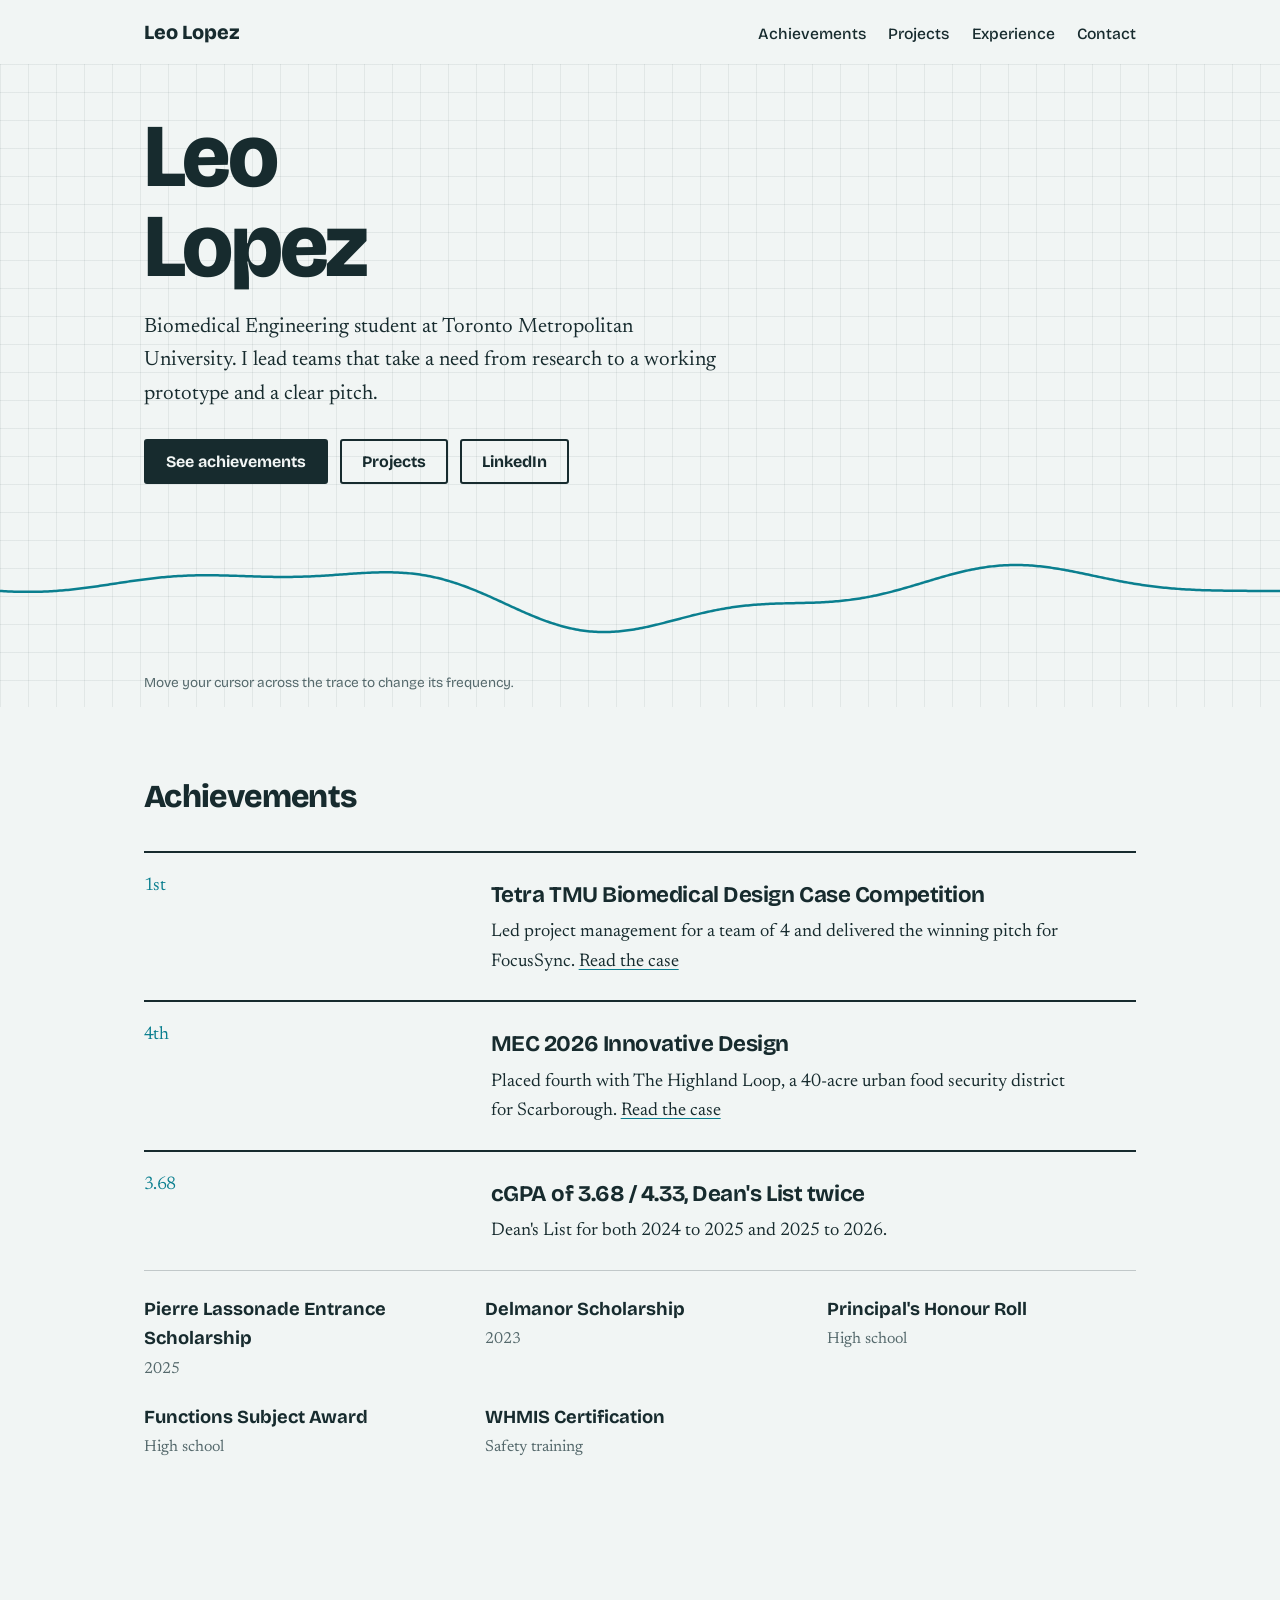
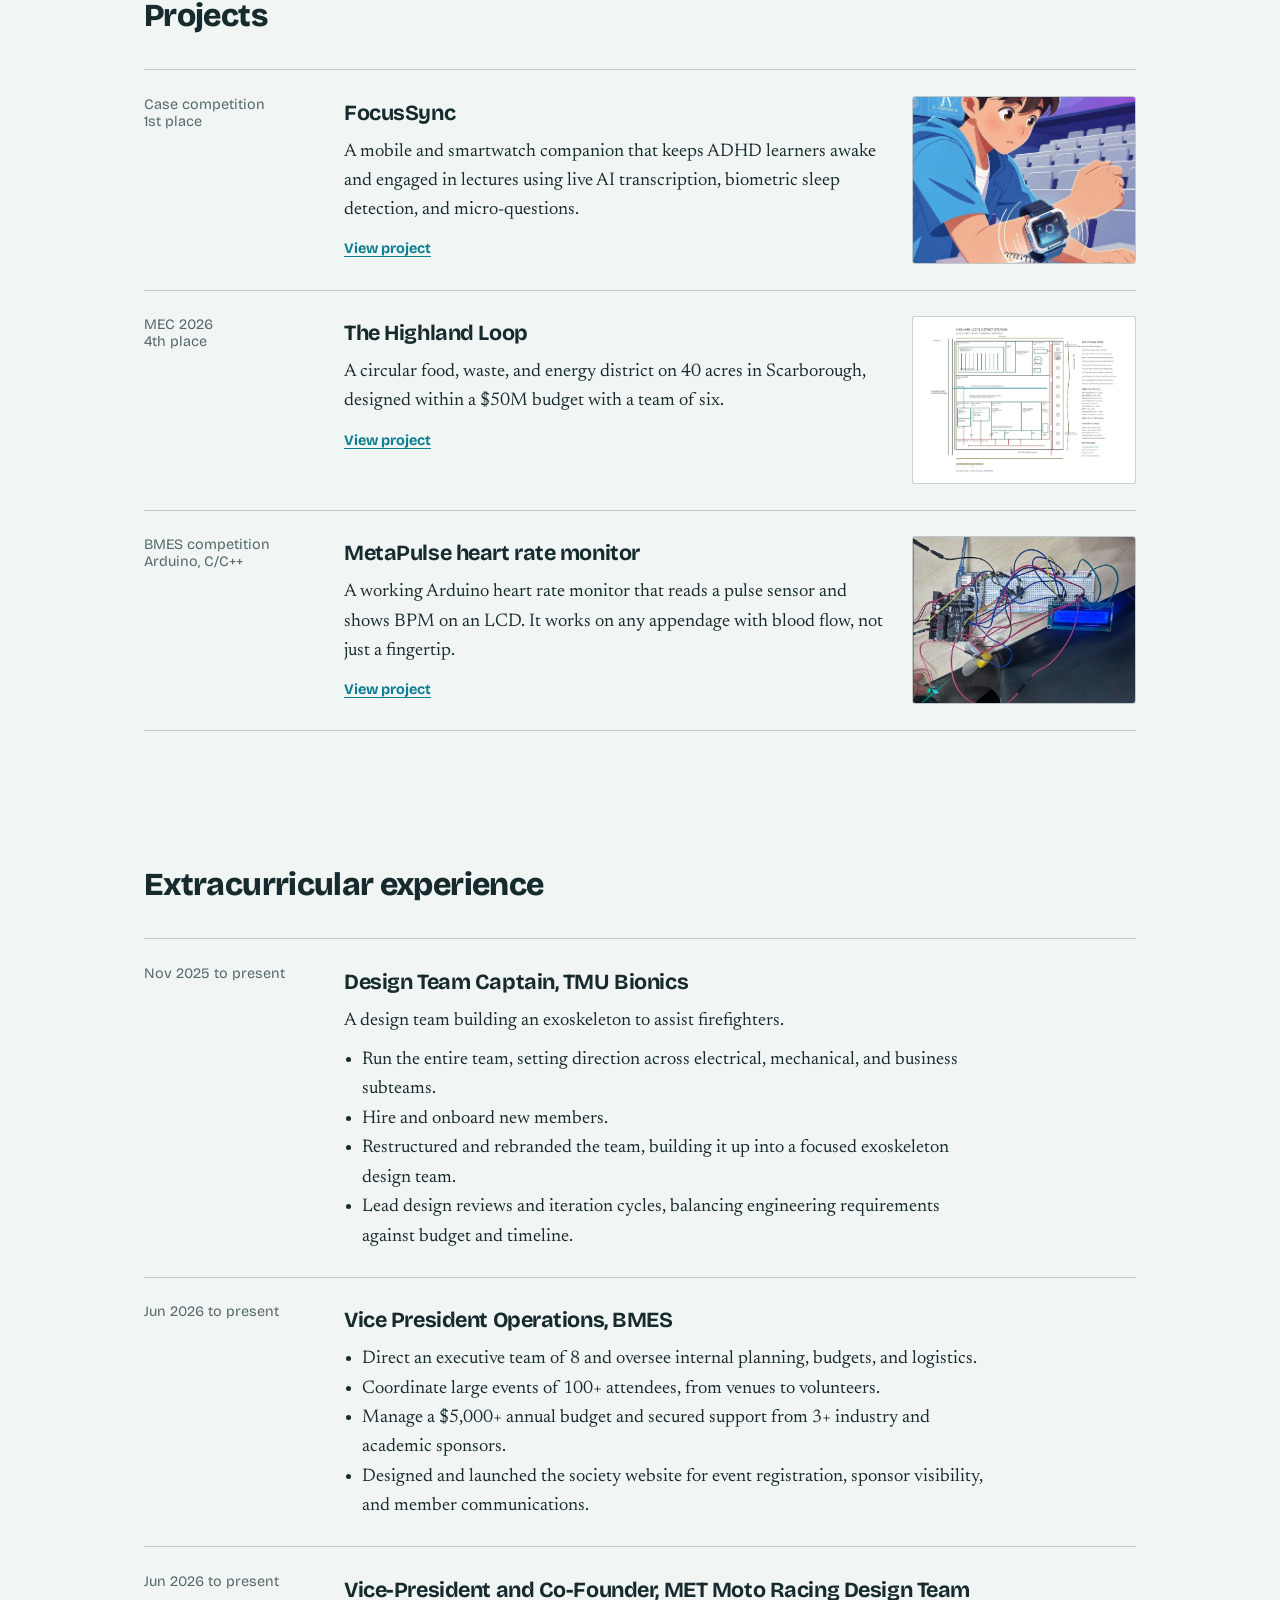
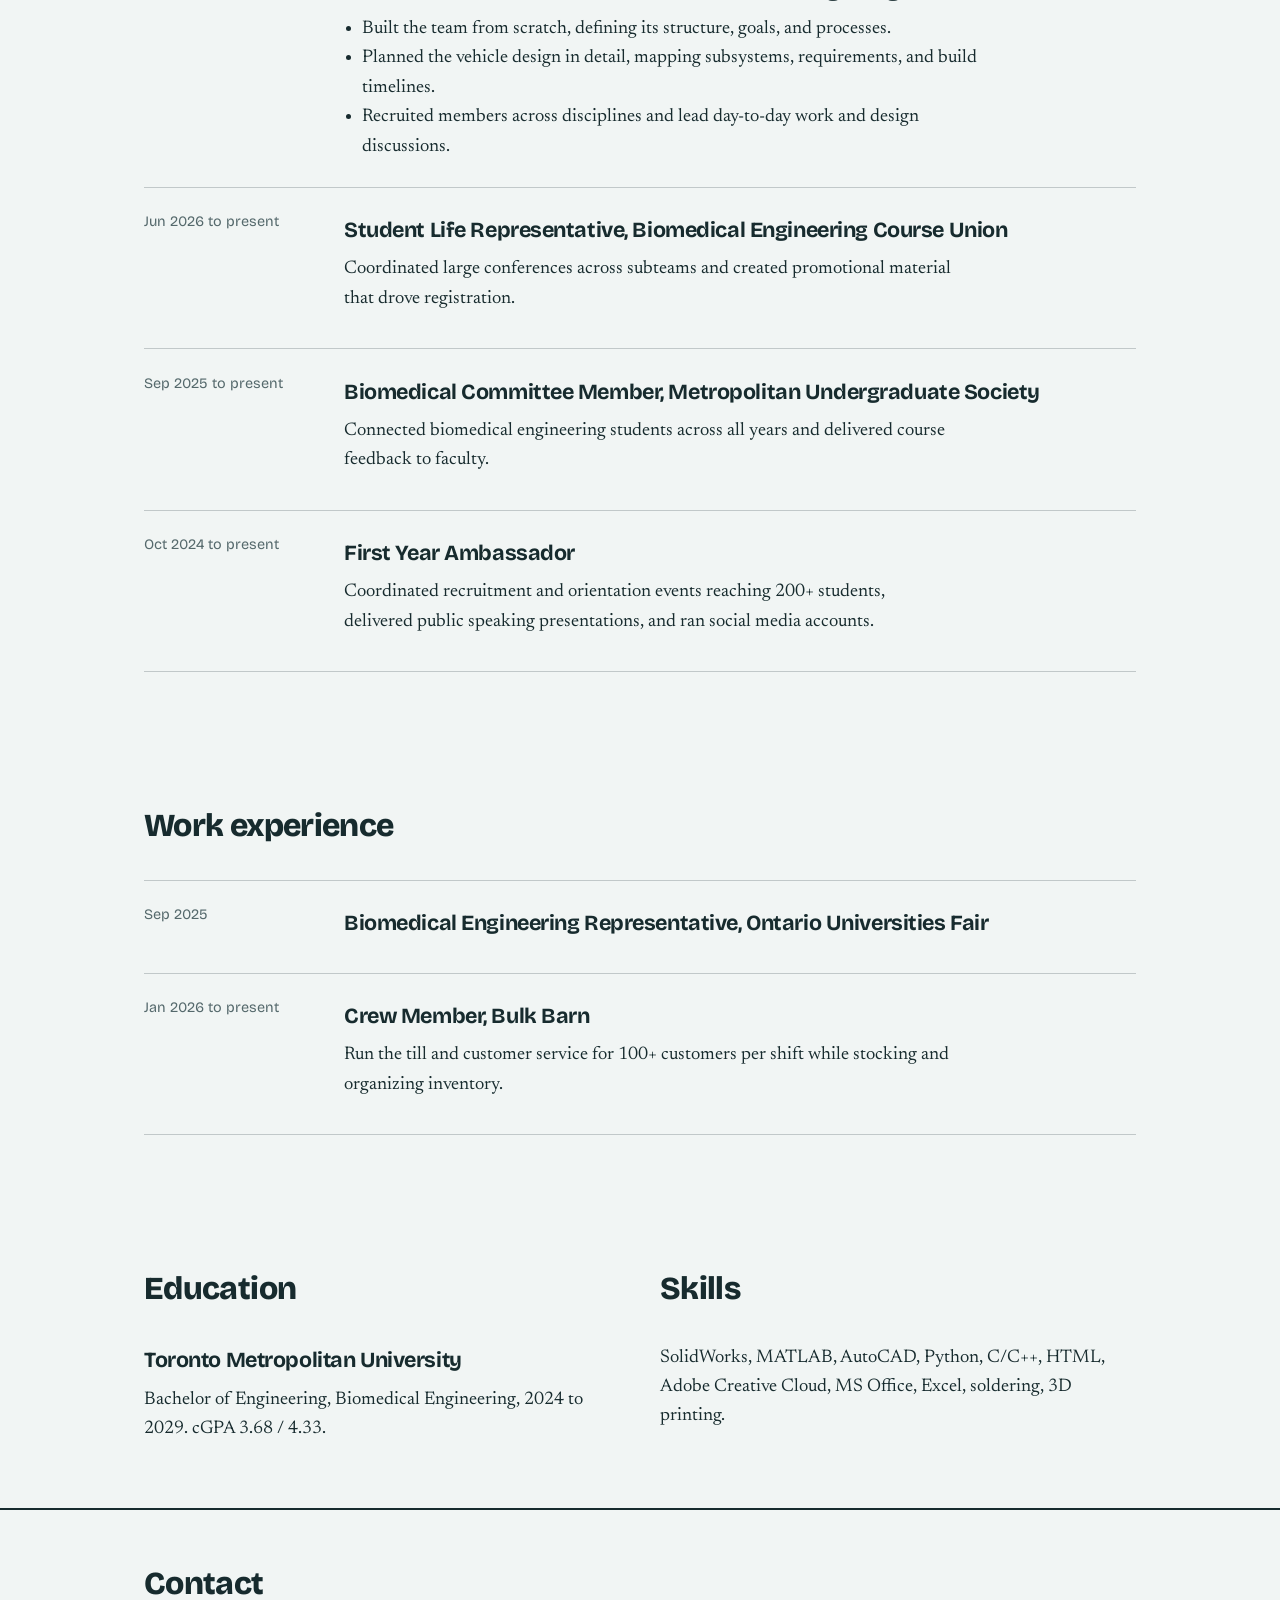
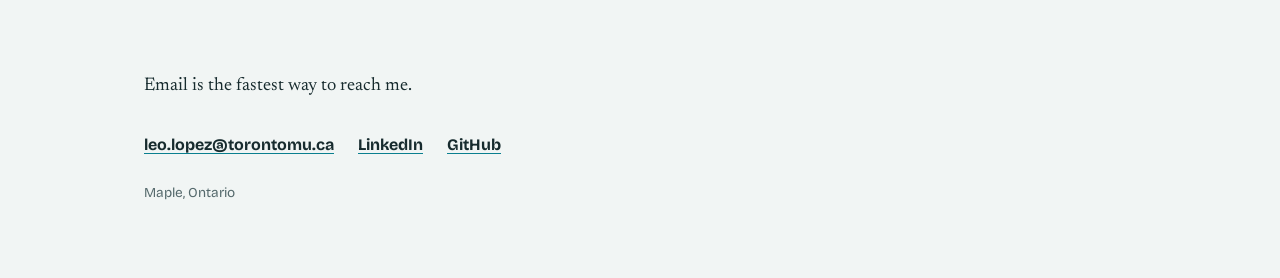
<file: index.html>
<!DOCTYPE html><html lang="en"><head><meta charset="utf-8"><meta name="viewport" content="width=device-width,initial-scale=1">
<title>Leo Lopez | Biomedical Engineering</title>
<meta name="description" content="Portfolio of Leo Lopez, Biomedical Engineering student at Toronto Metropolitan University. 1st place Tetra TMU Biomedical Design Case Competition.">
<link rel="preconnect" href="https://fonts.googleapis.com"><link rel="preconnect" href="https://fonts.gstatic.com" crossorigin><link href="https://fonts.googleapis.com/css2?family=Bricolage+Grotesque:opsz,wght@12..96,400;12..96,500;12..96,700;12..96,800&family=Newsreader:opsz,wght@6..72,400;6..72,500&display=swap" rel="stylesheet"><link rel="stylesheet" href="style.css"></head><body><header class="top"><div class="wrap"><a class="mark" href="index.html">Leo Lopez</a><nav aria-label="Primary"><a href="index.html#achievements">Achievements</a><a href="index.html#projects">Projects</a><a href="index.html#experience">Experience</a><a href="index.html#contact">Contact</a></nav></div></header>
<main>
<div class="hero"><div class="wrap">
<h1>Leo<br>Lopez</h1>
<p class="lede">Biomedical Engineering student at Toronto Metropolitan University. I lead teams that take a need from research to a working prototype and a clear pitch.</p>
<div class="btns"><a class="btn p" href="#achievements">See achievements</a><a class="btn" href="#projects">Projects</a><a class="btn" href="https://linkedin.com/in/leo-lopez-tmu">LinkedIn</a></div></div>
<canvas id="signal" aria-hidden="true"></canvas><div class="wrap"><div class="cap">Move your cursor across the trace to change its frequency.</div></div></div>

<section id="achievements"><div class="wrap"><h2>Achievements</h2>
<div class="win"><div class="big">1st</div><div><h3>Tetra TMU Biomedical Design Case Competition</h3><p>Led project management for a team of 4 and delivered the winning pitch for FocusSync. <a href="focussync.html">Read the case</a></p></div></div>
<div class="win"><div class="big">4th</div><div><h3>MEC 2026 Innovative Design</h3><p>Placed fourth with The Highland Loop, a 40-acre urban food security district for Scarborough. <a href="mec-highland-loop.html">Read the case</a></p></div></div>
<div class="win"><div class="big">3.68</div><div><h3>cGPA of 3.68 / 4.33, Dean's List twice</h3><p>Dean's List for both 2024 to 2025 and 2025 to 2026.</p></div></div>
<div class="minor">
<div><b>Pierre Lassonade Entrance Scholarship</b><span>2025</span></div>
<div><b>Delmanor Scholarship</b><span>2023</span></div>
<div><b>Principal's Honour Roll</b><span>High school</span></div>
<div><b>Functions Subject Award</b><span>High school</span></div>
<div><b>WHMIS Certification</b><span>Safety training</span></div></div>
</div></section>

<section id="projects"><div class="wrap"><h2>Projects</h2>
<article class="row proj"><div class="meta">Case competition<br>1st place</div><div><h3>FocusSync</h3><p>A mobile and smartwatch companion that keeps ADHD learners awake and engaged in lectures using live AI transcription, biometric sleep detection, and micro-questions.</p><span class="tag"><a href="focussync.html">View project</a></span></div><img class="thumb" src="img/fs-student-watch.jpg" alt="Illustration of a student feeling a smartwatch haptic alert in lecture" loading="lazy"></article>
<article class="row proj"><div class="meta">MEC 2026<br>4th place</div><div><h3>The Highland Loop</h3><p>A circular food, waste, and energy district on 40 acres in Scarborough, designed within a $50M budget with a team of six.</p><span class="tag"><a href="mec-highland-loop.html">View project</a></span></div><img class="thumb" src="img/mec-site-plan.jpg" alt="Highland Loop district site plan" loading="lazy" style="object-fit:contain;background:#fff"></article>
<article class="row proj"><div class="meta">BMES competition<br>Arduino, C/C++</div><div><h3>MetaPulse heart rate monitor</h3><p>A working Arduino heart rate monitor that reads a pulse sensor and shows BPM on an LCD. It works on any appendage with blood flow, not just a fingertip.</p><span class="tag"><a href="bmes-arduino.html">View project</a></span></div><img class="thumb" src="img/metapulse-breadboard.jpg" alt="MetaPulse breadboard build with Arduino and LCD" loading="lazy"></article>
</div></section>

<section id="experience"><div class="wrap"><h2>Extracurricular experience</h2>
<article class="row"><div class="meta">Nov 2025 to present</div><div><h3>Design Team Captain, TMU Bionics</h3><p>A design team building an exoskeleton to assist firefighters.</p><ul><li>Run the entire team, setting direction across electrical, mechanical, and business subteams.</li><li>Hire and onboard new members.</li><li>Restructured and rebranded the team, building it up into a focused exoskeleton design team.</li><li>Lead design reviews and iteration cycles, balancing engineering requirements against budget and timeline.</li></ul></div></article>
<article class="row"><div class="meta">Jun 2026 to present</div><div><h3>Vice President Operations, BMES</h3><ul><li>Direct an executive team of 8 and oversee internal planning, budgets, and logistics.</li><li>Coordinate large events of 100+ attendees, from venues to volunteers.</li><li>Manage a $5,000+ annual budget and secured support from 3+ industry and academic sponsors.</li><li>Designed and launched the society website for event registration, sponsor visibility, and member communications.</li></ul></div></article>
<article class="row"><div class="meta">Jun 2026 to present</div><div><h3>Vice-President and Co-Founder, MET Moto Racing Design Team</h3><ul><li>Built the team from scratch, defining its structure, goals, and processes.</li><li>Planned the vehicle design in detail, mapping subsystems, requirements, and build timelines.</li><li>Recruited members across disciplines and lead day-to-day work and design discussions.</li></ul></div></article>
<article class="row"><div class="meta">Jun 2026 to present</div><div><h3>Student Life Representative, Biomedical Engineering Course Union</h3><p>Coordinated large conferences across subteams and created promotional material that drove registration.</p></div></article>
<article class="row"><div class="meta">Sep 2025 to present</div><div><h3>Biomedical Committee Member, Metropolitan Undergraduate Society</h3><p>Connected biomedical engineering students across all years and delivered course feedback to faculty.</p></div></article>
<article class="row"><div class="meta">Oct 2024 to present</div><div><h3>First Year Ambassador</h3><p>Coordinated recruitment and orientation events reaching 200+ students, delivered public speaking presentations, and ran social media accounts.</p></div></article>
</div></section><section><div class="wrap"><h2>Work experience</h2>
<article class="row"><div class="meta">Sep 2025</div><div><h3>Biomedical Engineering Representative, Ontario Universities Fair</h3></div></article>
<article class="row"><div class="meta">Jan 2026 to present</div><div><h3>Crew Member, Bulk Barn</h3><p>Run the till and customer service for 100+ customers per shift while stocking and organizing inventory.</p></div></article>
</div></section>

<section><div class="wrap cols">
<div><h2>Education</h2><h3>Toronto Metropolitan University</h3><p>Bachelor of Engineering, Biomedical Engineering, 2024 to 2029. cGPA 3.68 / 4.33.</p></div>
<div><h2>Skills</h2><p>SolidWorks, MATLAB, AutoCAD, Python, C/C++, HTML, Adobe Creative Cloud, MS Office, Excel, soldering, 3D printing.</p></div></div></section>
</main>
<footer id="contact"><div class="wrap"><h2>Contact</h2><p>Email is the fastest way to reach me.</p>
<div class="contact"><a href="mailto:leo.lopez@torontomu.ca">leo.lopez@torontomu.ca</a><a href="https://linkedin.com/in/leo-lopez-tmu">LinkedIn</a><a href="https://github.com/leolopez-tmu-bme">GitHub</a></div><p class="small">Maple, Ontario</p></div></footer>
<script>(function(){var c=document.getElementById('signal'),x=c.getContext('2d'),r=matchMedia('(prefers-reduced-motion: reduce)').matches,f=1,g=1,t=0,w,h;
function s(){var d=devicePixelRatio||1;w=c.clientWidth;h=c.clientHeight;c.width=w*d;c.height=h*d;x.setTransform(d,0,0,d,0,0);D()}
function D(){x.clearRect(0,0,w,h);x.beginPath();for(var i=0;i<=w;i+=2){var u=i/w,e=Math.sin(Math.PI*u),y=h/2+Math.sin(u*10*f+t)*34*e+Math.sin(u*27*f-t*1.6)*11*e;i?x.lineTo(i,y):x.moveTo(i,y)}x.strokeStyle='#0A7F8F';x.lineWidth=2.5;x.stroke()}
function T(){f+=(g-f)*.08;t+=.025;D();requestAnimationFrame(T)}
c.parentElement.addEventListener('pointermove',function(e){var b=c.getBoundingClientRect();g=.6+(e.clientX-b.left)/b.width*2.2});
addEventListener('resize',s);s();if(!r)requestAnimationFrame(T)})();</script>
</body></html>
</file>
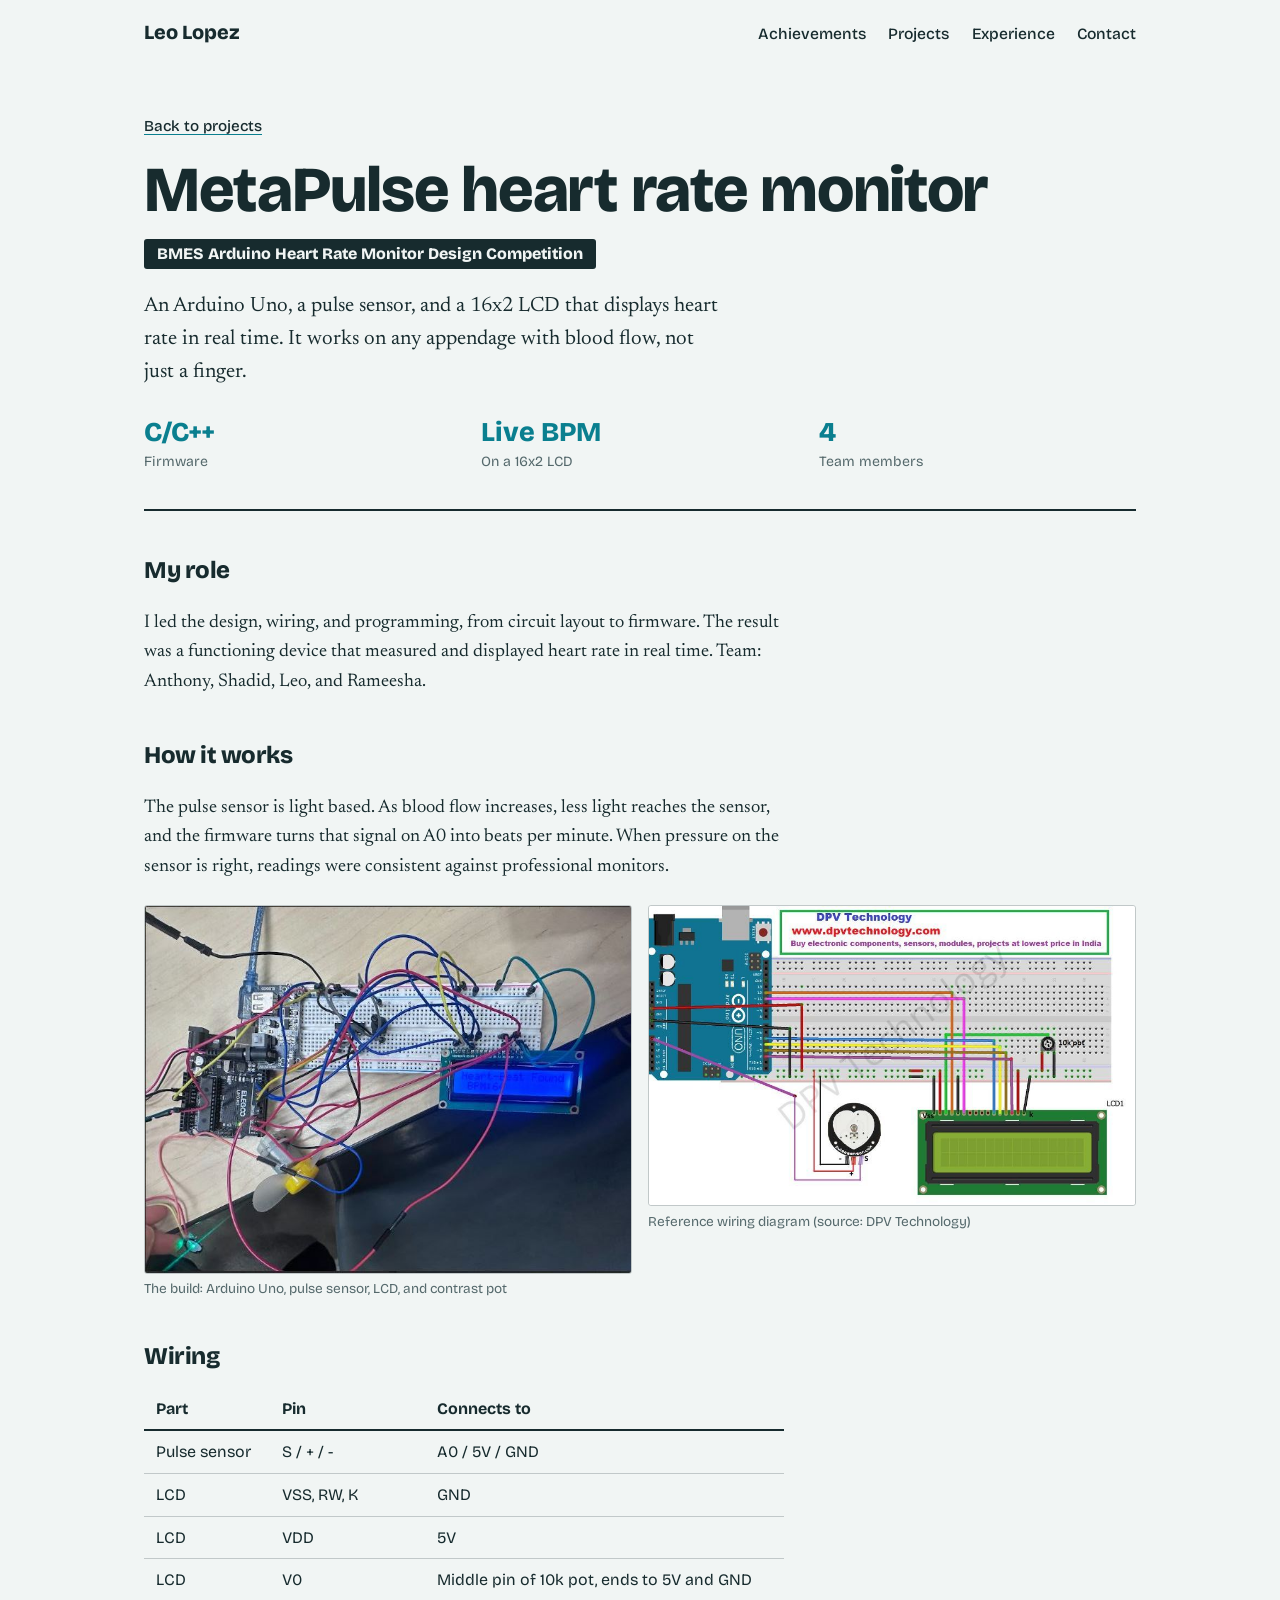
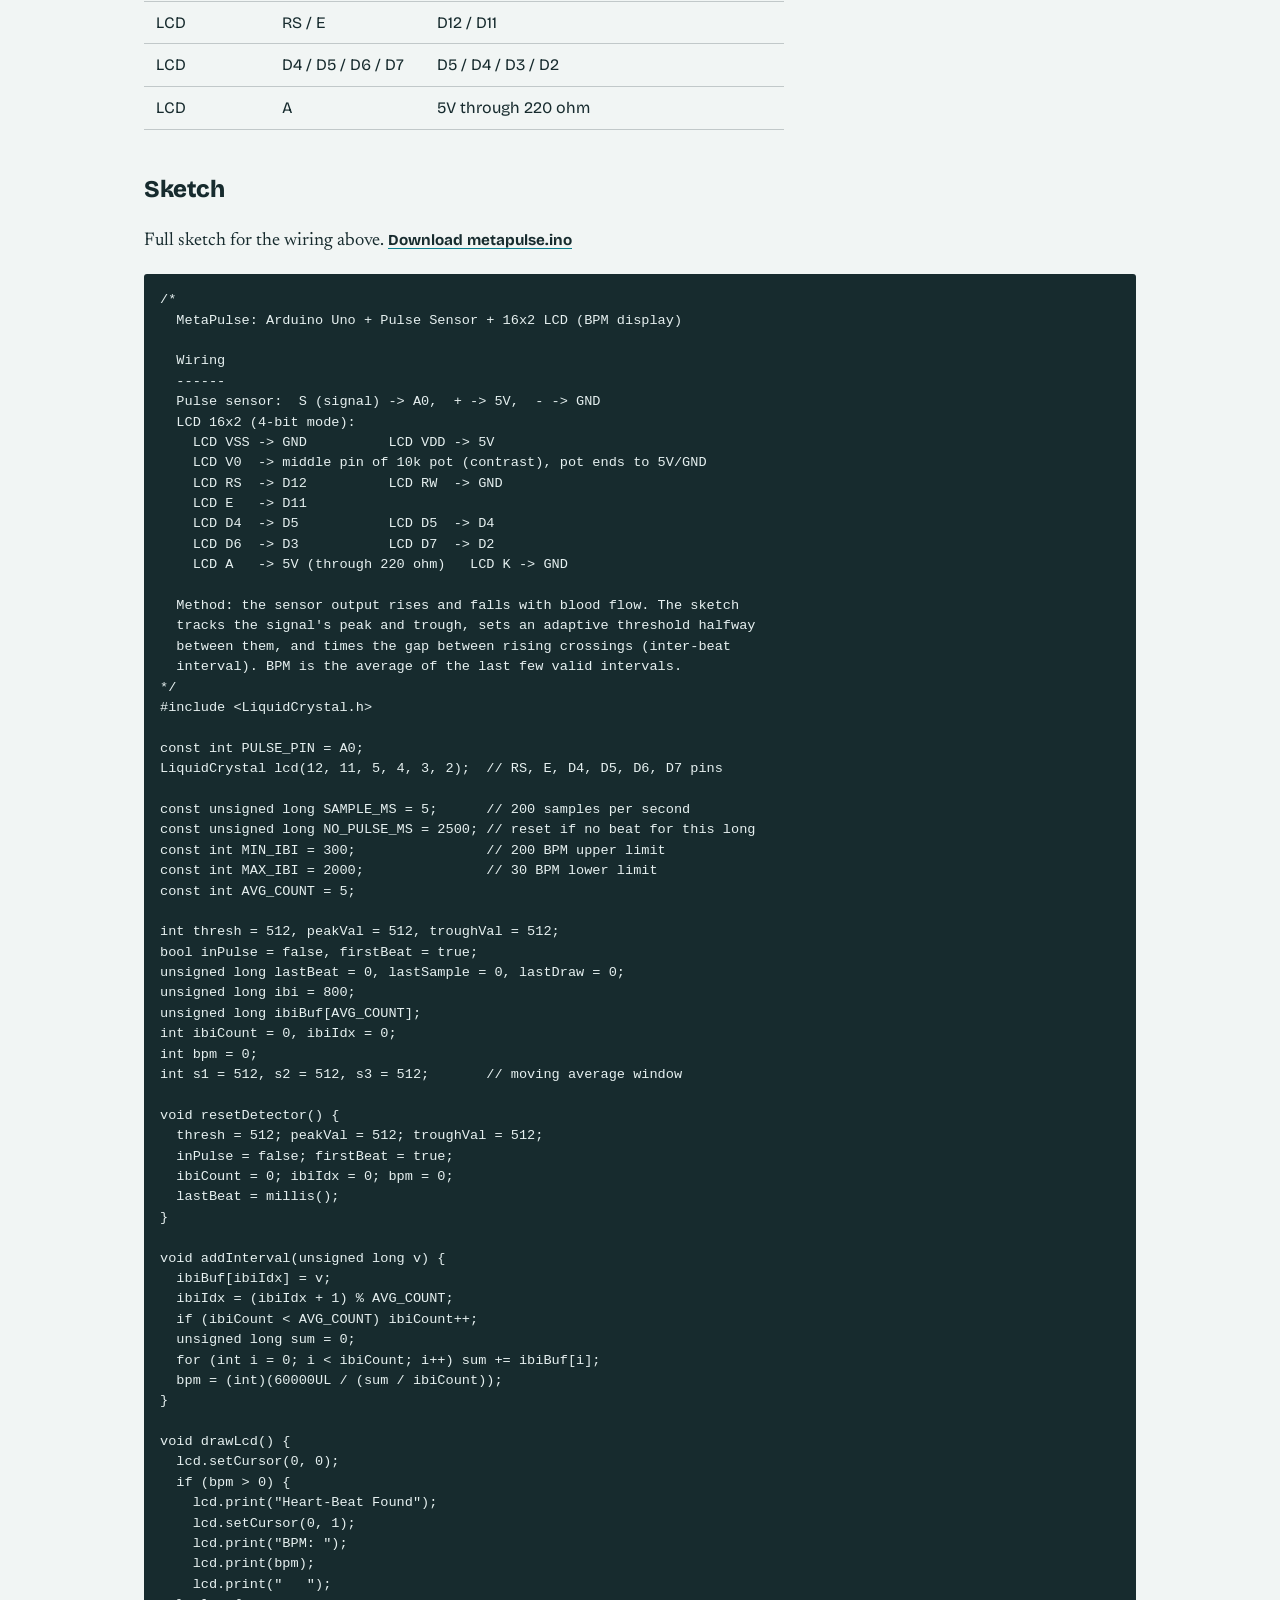
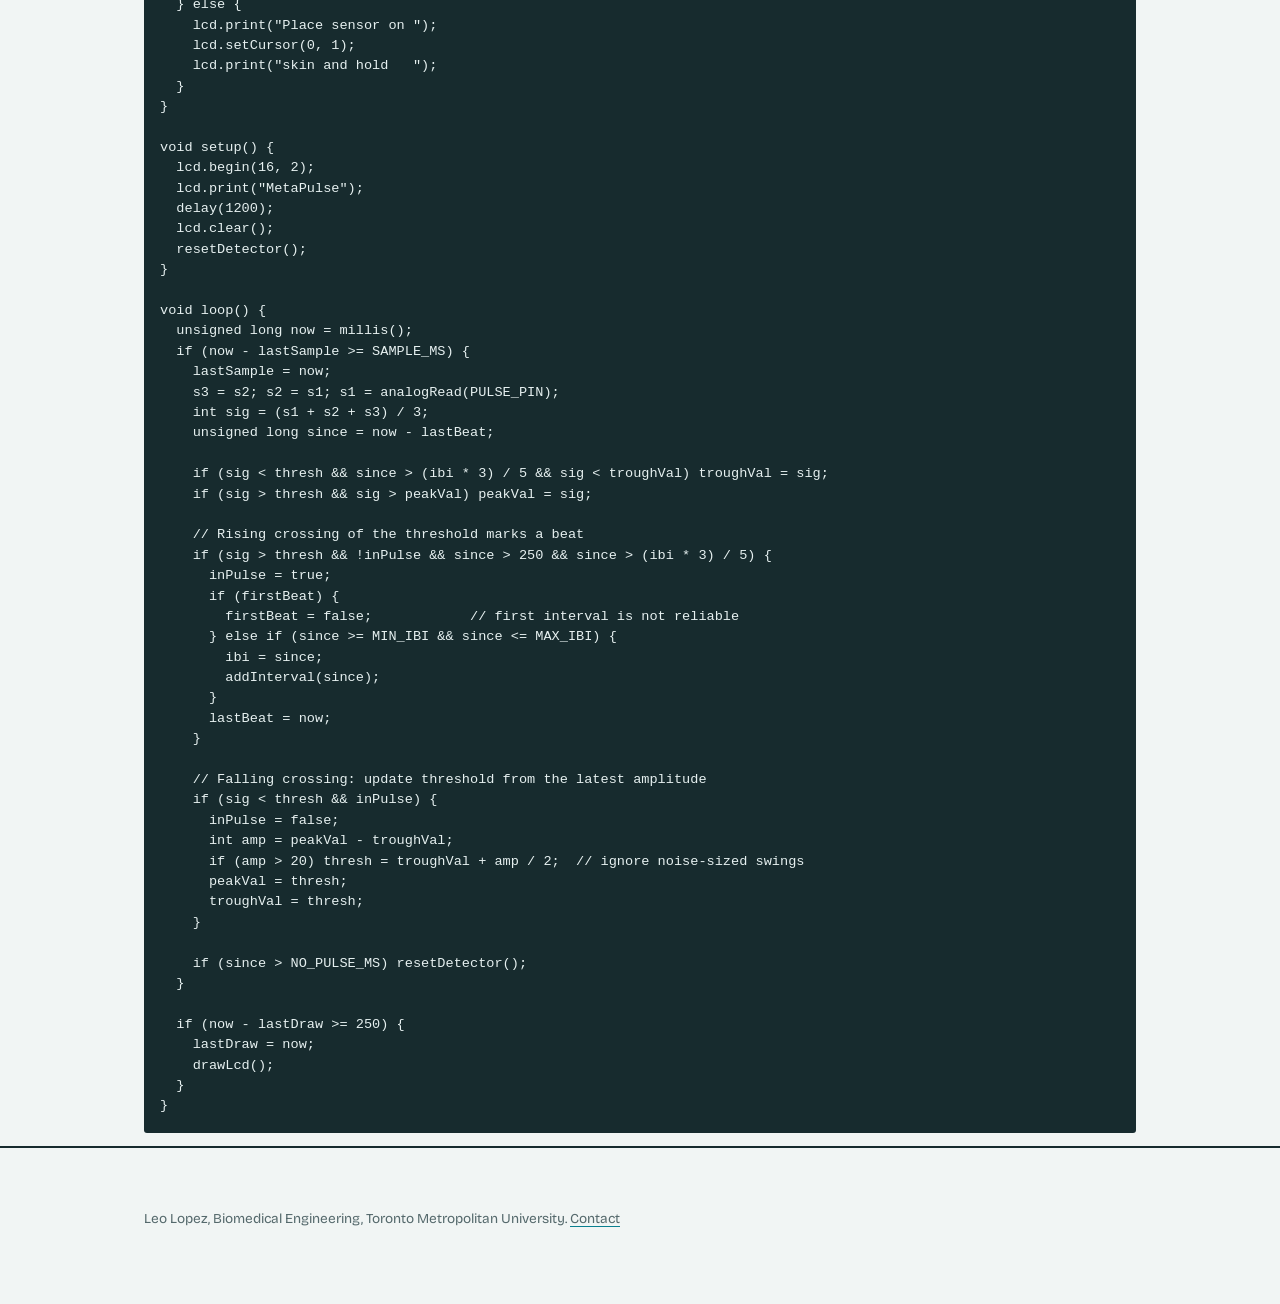
<file: bmes-arduino.html>
<!DOCTYPE html><html lang="en"><head><meta charset="utf-8"><meta name="viewport" content="width=device-width,initial-scale=1"><title>MetaPulse | Leo Lopez</title><link rel="preconnect" href="https://fonts.googleapis.com"><link rel="preconnect" href="https://fonts.gstatic.com" crossorigin><link href="https://fonts.googleapis.com/css2?family=Bricolage+Grotesque:opsz,wght@12..96,400;12..96,500;12..96,700;12..96,800&family=Newsreader:opsz,wght@6..72,400;6..72,500&display=swap" rel="stylesheet"><link rel="stylesheet" href="style.css"></head><body><header class="top"><div class="wrap"><a class="mark" href="index.html">Leo Lopez</a><nav aria-label="Primary"><a href="index.html#achievements">Achievements</a><a href="index.html#projects">Projects</a><a href="index.html#experience">Experience</a><a href="index.html#contact">Contact</a></nav></div></header>
<main class="wrap"><div class="ph"><a class="back" href="index.html#projects">Back to projects</a>
<h1>MetaPulse heart rate monitor</h1><span class="badge">BMES Arduino Heart Rate Monitor Design Competition</span>
<p class="lede" style="margin-top:1.25rem">An Arduino Uno, a pulse sensor, and a 16x2 LCD that displays heart rate in real time. It works on any appendage with blood flow, not just a finger.</p>
<div class="facts"><div><b>C/C++</b><span>Firmware</span></div><div><b>Live BPM</b><span>On a 16x2 LCD</span></div><div><b>4</b><span>Team members</span></div></div></div>
<div class="body">
<h2>My role</h2><p>I led the design, wiring, and programming, from circuit layout to firmware. The result was a functioning device that measured and displayed heart rate in real time. Team: Anthony, Shadid, Leo, and Rameesha.</p>
<h2>How it works</h2><p>The pulse sensor is light based. As blood flow increases, less light reaches the sensor, and the firmware turns that signal on A0 into beats per minute. When pressure on the sensor is right, readings were consistent against professional monitors.</p>
<div class="gal"><figure class="fig"><img src="img/metapulse-breadboard.jpg" alt="MetaPulse breadboard build with Arduino Uno and LCD" loading="lazy"><figcaption>The build: Arduino Uno, pulse sensor, LCD, and contrast pot</figcaption></figure><figure class="fig"><img src="img/metapulse-reference-wiring.jpg" alt="Reference wiring diagram for Arduino, pulse sensor, and LCD" loading="lazy"><figcaption>Reference wiring diagram (source: DPV Technology)</figcaption></figure></div><h2>Wiring</h2><div class="scroll"><table><tr><th>Part</th><th>Pin</th><th>Connects to</th></tr>
<tr><td>Pulse sensor</td><td>S / + / -</td><td>A0 / 5V / GND</td></tr><tr><td>LCD</td><td>VSS, RW, K</td><td>GND</td></tr><tr><td>LCD</td><td>VDD</td><td>5V</td></tr>
<tr><td>LCD</td><td>V0</td><td>Middle pin of 10k pot, ends to 5V and GND</td></tr><tr><td>LCD</td><td>RS / E</td><td>D12 / D11</td></tr>
<tr><td>LCD</td><td>D4 / D5 / D6 / D7</td><td>D5 / D4 / D3 / D2</td></tr><tr><td>LCD</td><td>A</td><td>5V through 220 ohm</td></tr></table></div>
<h2>Sketch</h2><p>Full sketch for the wiring above. <a class="dl" href="metapulse.ino" download>Download metapulse.ino</a></p><pre>/*
  MetaPulse: Arduino Uno + Pulse Sensor + 16x2 LCD (BPM display)

  Wiring
  ------
  Pulse sensor:  S (signal) -&gt; A0,  + -&gt; 5V,  - -&gt; GND
  LCD 16x2 (4-bit mode):
    LCD VSS -&gt; GND          LCD VDD -&gt; 5V
    LCD V0  -&gt; middle pin of 10k pot (contrast), pot ends to 5V/GND
    LCD RS  -&gt; D12          LCD RW  -&gt; GND
    LCD E   -&gt; D11
    LCD D4  -&gt; D5           LCD D5  -&gt; D4
    LCD D6  -&gt; D3           LCD D7  -&gt; D2
    LCD A   -&gt; 5V (through 220 ohm)   LCD K -&gt; GND

  Method: the sensor output rises and falls with blood flow. The sketch
  tracks the signal&#x27;s peak and trough, sets an adaptive threshold halfway
  between them, and times the gap between rising crossings (inter-beat
  interval). BPM is the average of the last few valid intervals.
*/
#include &lt;LiquidCrystal.h&gt;

const int PULSE_PIN = A0;
LiquidCrystal lcd(12, 11, 5, 4, 3, 2);  // RS, E, D4, D5, D6, D7 pins

const unsigned long SAMPLE_MS = 5;      // 200 samples per second
const unsigned long NO_PULSE_MS = 2500; // reset if no beat for this long
const int MIN_IBI = 300;                // 200 BPM upper limit
const int MAX_IBI = 2000;               // 30 BPM lower limit
const int AVG_COUNT = 5;

int thresh = 512, peakVal = 512, troughVal = 512;
bool inPulse = false, firstBeat = true;
unsigned long lastBeat = 0, lastSample = 0, lastDraw = 0;
unsigned long ibi = 800;
unsigned long ibiBuf[AVG_COUNT];
int ibiCount = 0, ibiIdx = 0;
int bpm = 0;
int s1 = 512, s2 = 512, s3 = 512;       // moving average window

void resetDetector() {
  thresh = 512; peakVal = 512; troughVal = 512;
  inPulse = false; firstBeat = true;
  ibiCount = 0; ibiIdx = 0; bpm = 0;
  lastBeat = millis();
}

void addInterval(unsigned long v) {
  ibiBuf[ibiIdx] = v;
  ibiIdx = (ibiIdx + 1) % AVG_COUNT;
  if (ibiCount &lt; AVG_COUNT) ibiCount++;
  unsigned long sum = 0;
  for (int i = 0; i &lt; ibiCount; i++) sum += ibiBuf[i];
  bpm = (int)(60000UL / (sum / ibiCount));
}

void drawLcd() {
  lcd.setCursor(0, 0);
  if (bpm &gt; 0) {
    lcd.print(&quot;Heart-Beat Found&quot;);
    lcd.setCursor(0, 1);
    lcd.print(&quot;BPM: &quot;);
    lcd.print(bpm);
    lcd.print(&quot;   &quot;);
  } else {
    lcd.print(&quot;Place sensor on &quot;);
    lcd.setCursor(0, 1);
    lcd.print(&quot;skin and hold   &quot;);
  }
}

void setup() {
  lcd.begin(16, 2);
  lcd.print(&quot;MetaPulse&quot;);
  delay(1200);
  lcd.clear();
  resetDetector();
}

void loop() {
  unsigned long now = millis();
  if (now - lastSample &gt;= SAMPLE_MS) {
    lastSample = now;
    s3 = s2; s2 = s1; s1 = analogRead(PULSE_PIN);
    int sig = (s1 + s2 + s3) / 3;
    unsigned long since = now - lastBeat;

    if (sig &lt; thresh &amp;&amp; since &gt; (ibi * 3) / 5 &amp;&amp; sig &lt; troughVal) troughVal = sig;
    if (sig &gt; thresh &amp;&amp; sig &gt; peakVal) peakVal = sig;

    // Rising crossing of the threshold marks a beat
    if (sig &gt; thresh &amp;&amp; !inPulse &amp;&amp; since &gt; 250 &amp;&amp; since &gt; (ibi * 3) / 5) {
      inPulse = true;
      if (firstBeat) {
        firstBeat = false;            // first interval is not reliable
      } else if (since &gt;= MIN_IBI &amp;&amp; since &lt;= MAX_IBI) {
        ibi = since;
        addInterval(since);
      }
      lastBeat = now;
    }

    // Falling crossing: update threshold from the latest amplitude
    if (sig &lt; thresh &amp;&amp; inPulse) {
      inPulse = false;
      int amp = peakVal - troughVal;
      if (amp &gt; 20) thresh = troughVal + amp / 2;  // ignore noise-sized swings
      peakVal = thresh;
      troughVal = thresh;
    }

    if (since &gt; NO_PULSE_MS) resetDetector();
  }

  if (now - lastDraw &gt;= 250) {
    lastDraw = now;
    drawLcd();
  }
}
</pre>
</div></main><footer><div class="wrap"><p class="small">Leo Lopez, Biomedical Engineering, Toronto Metropolitan University. <a href="index.html#contact">Contact</a></p></div></footer></body></html>
</file>
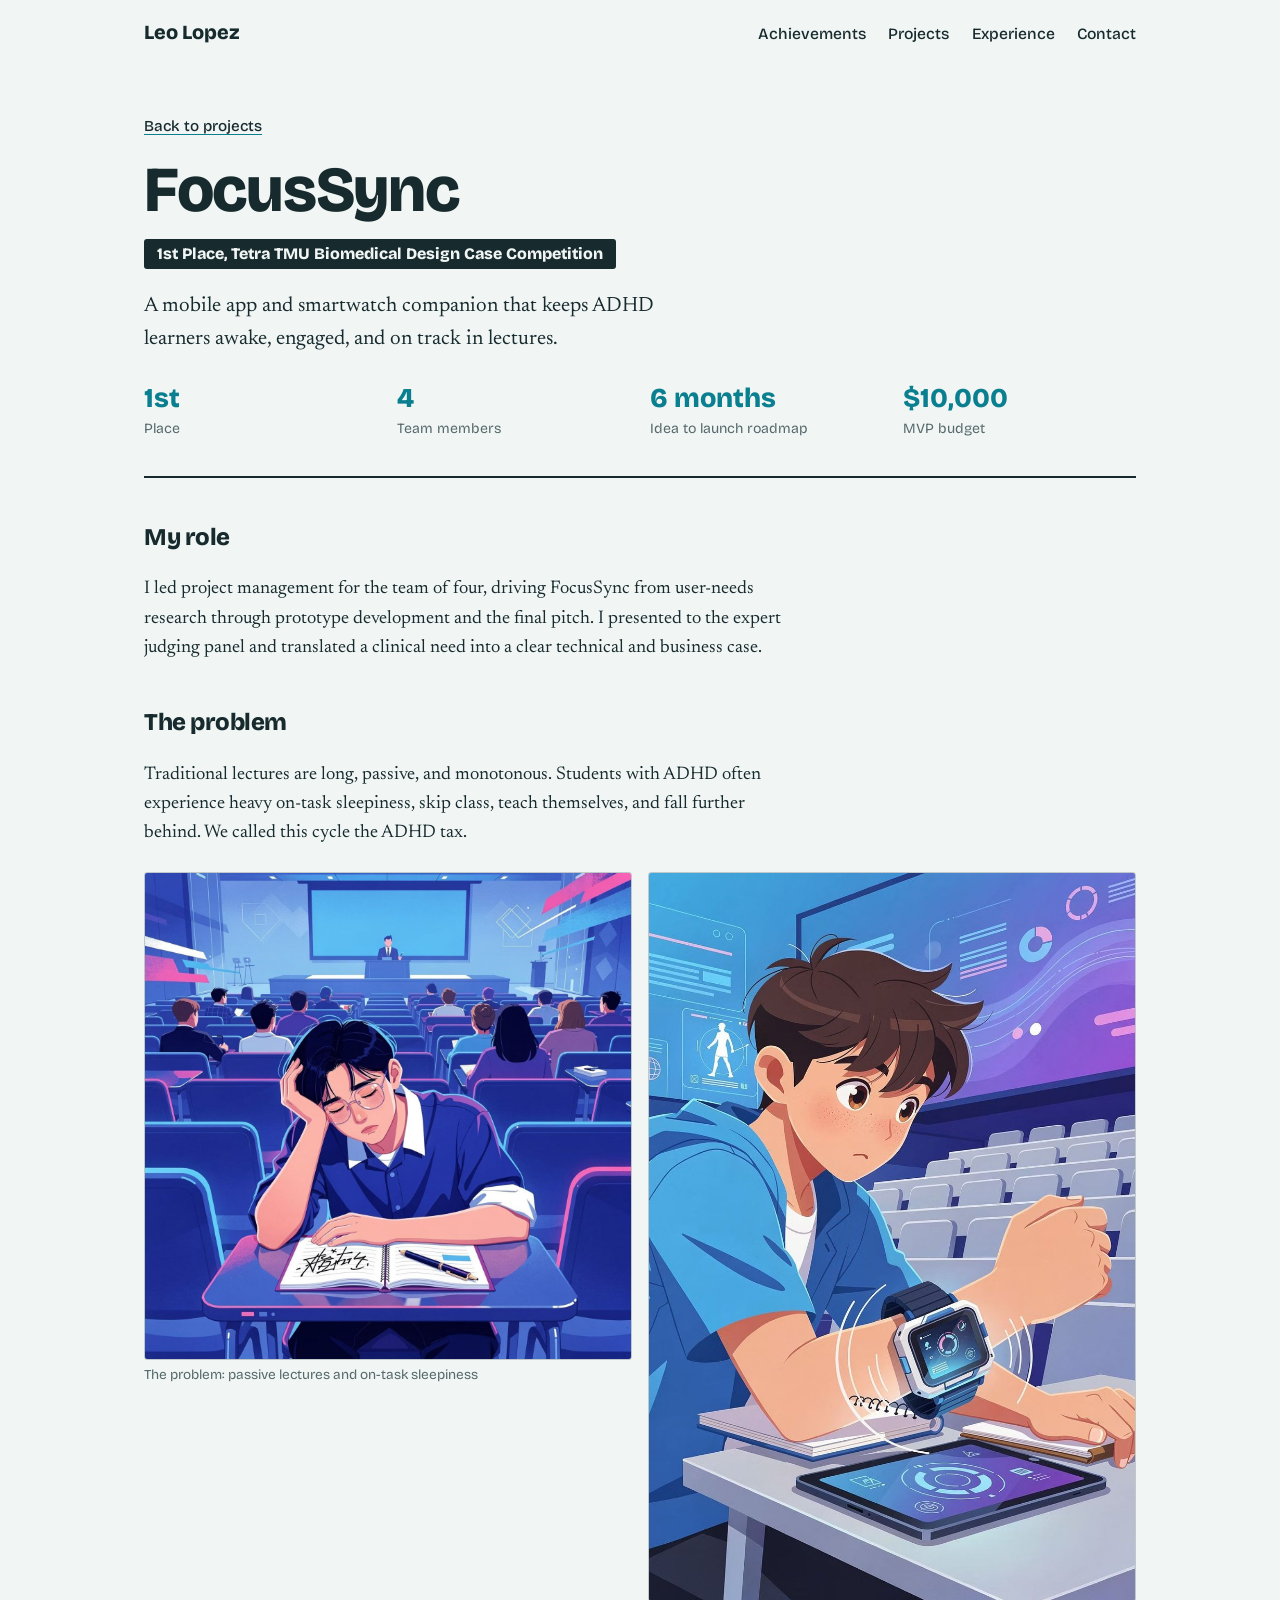
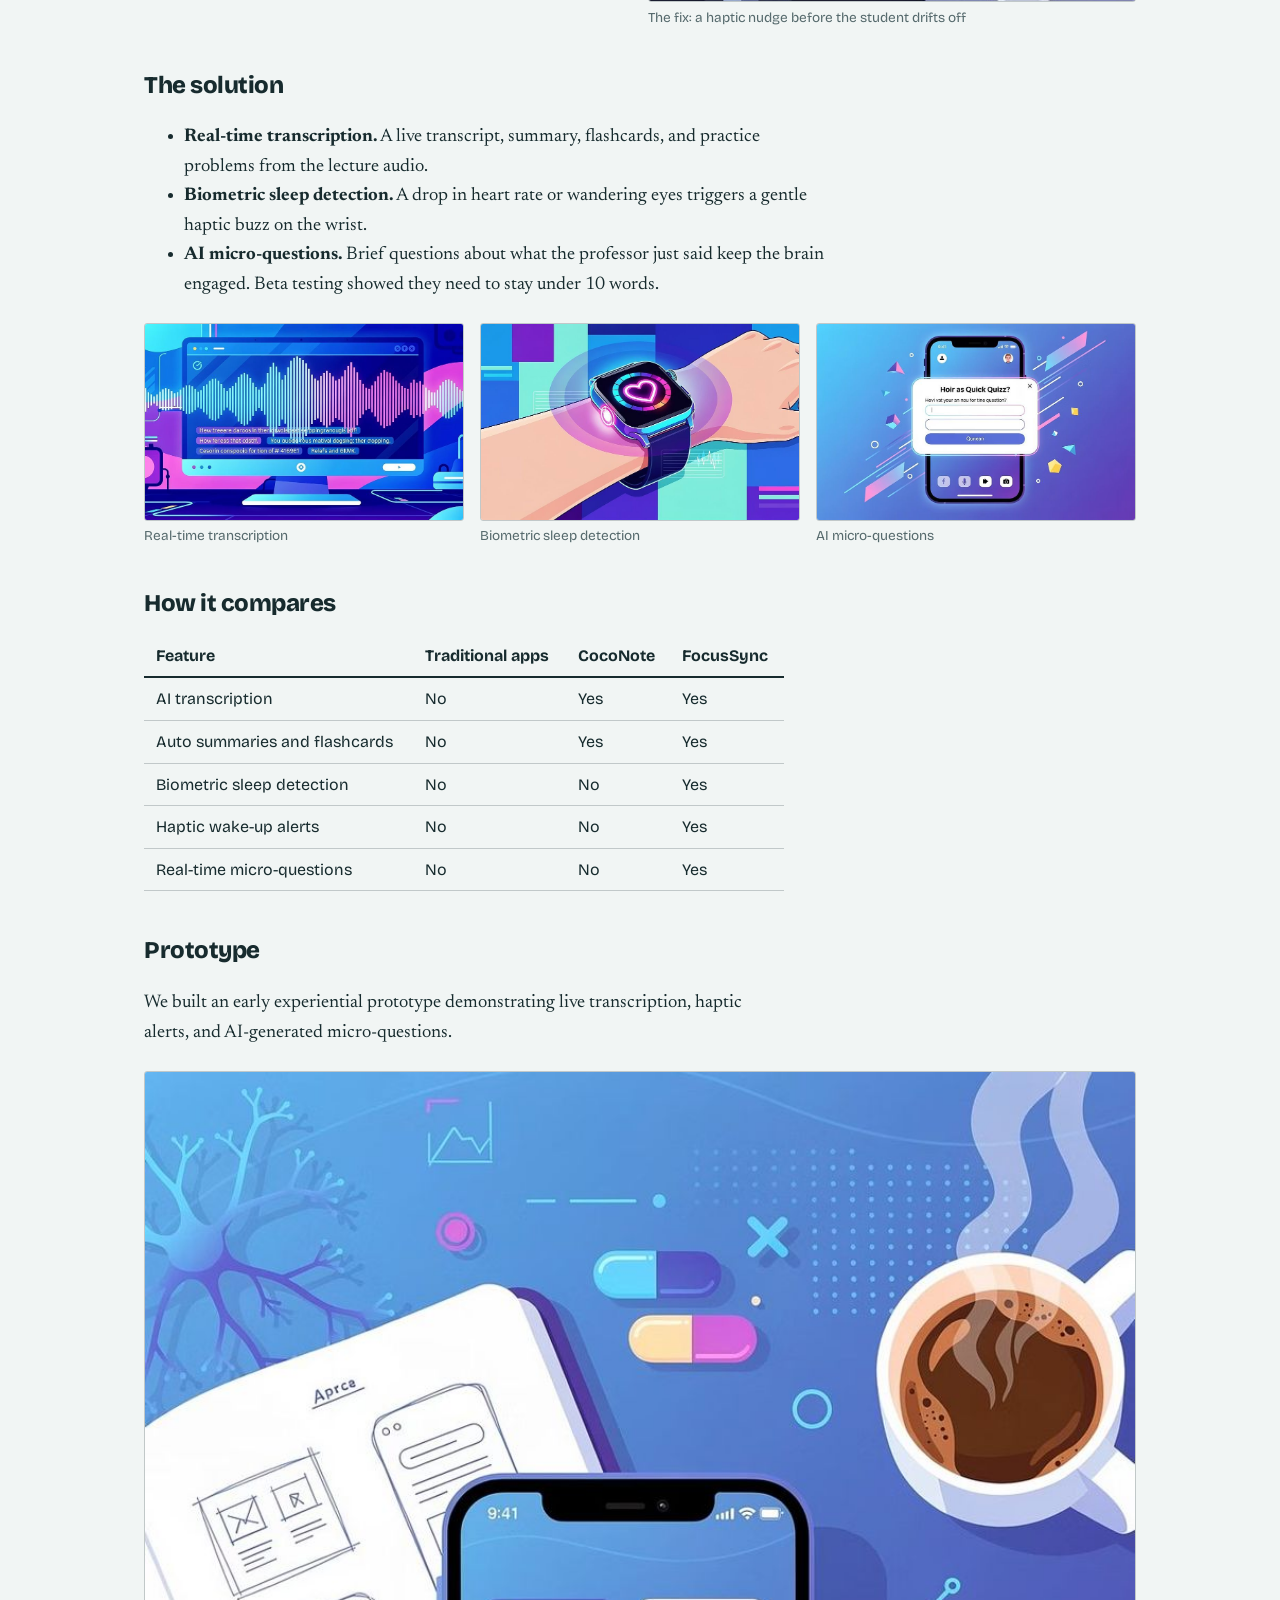
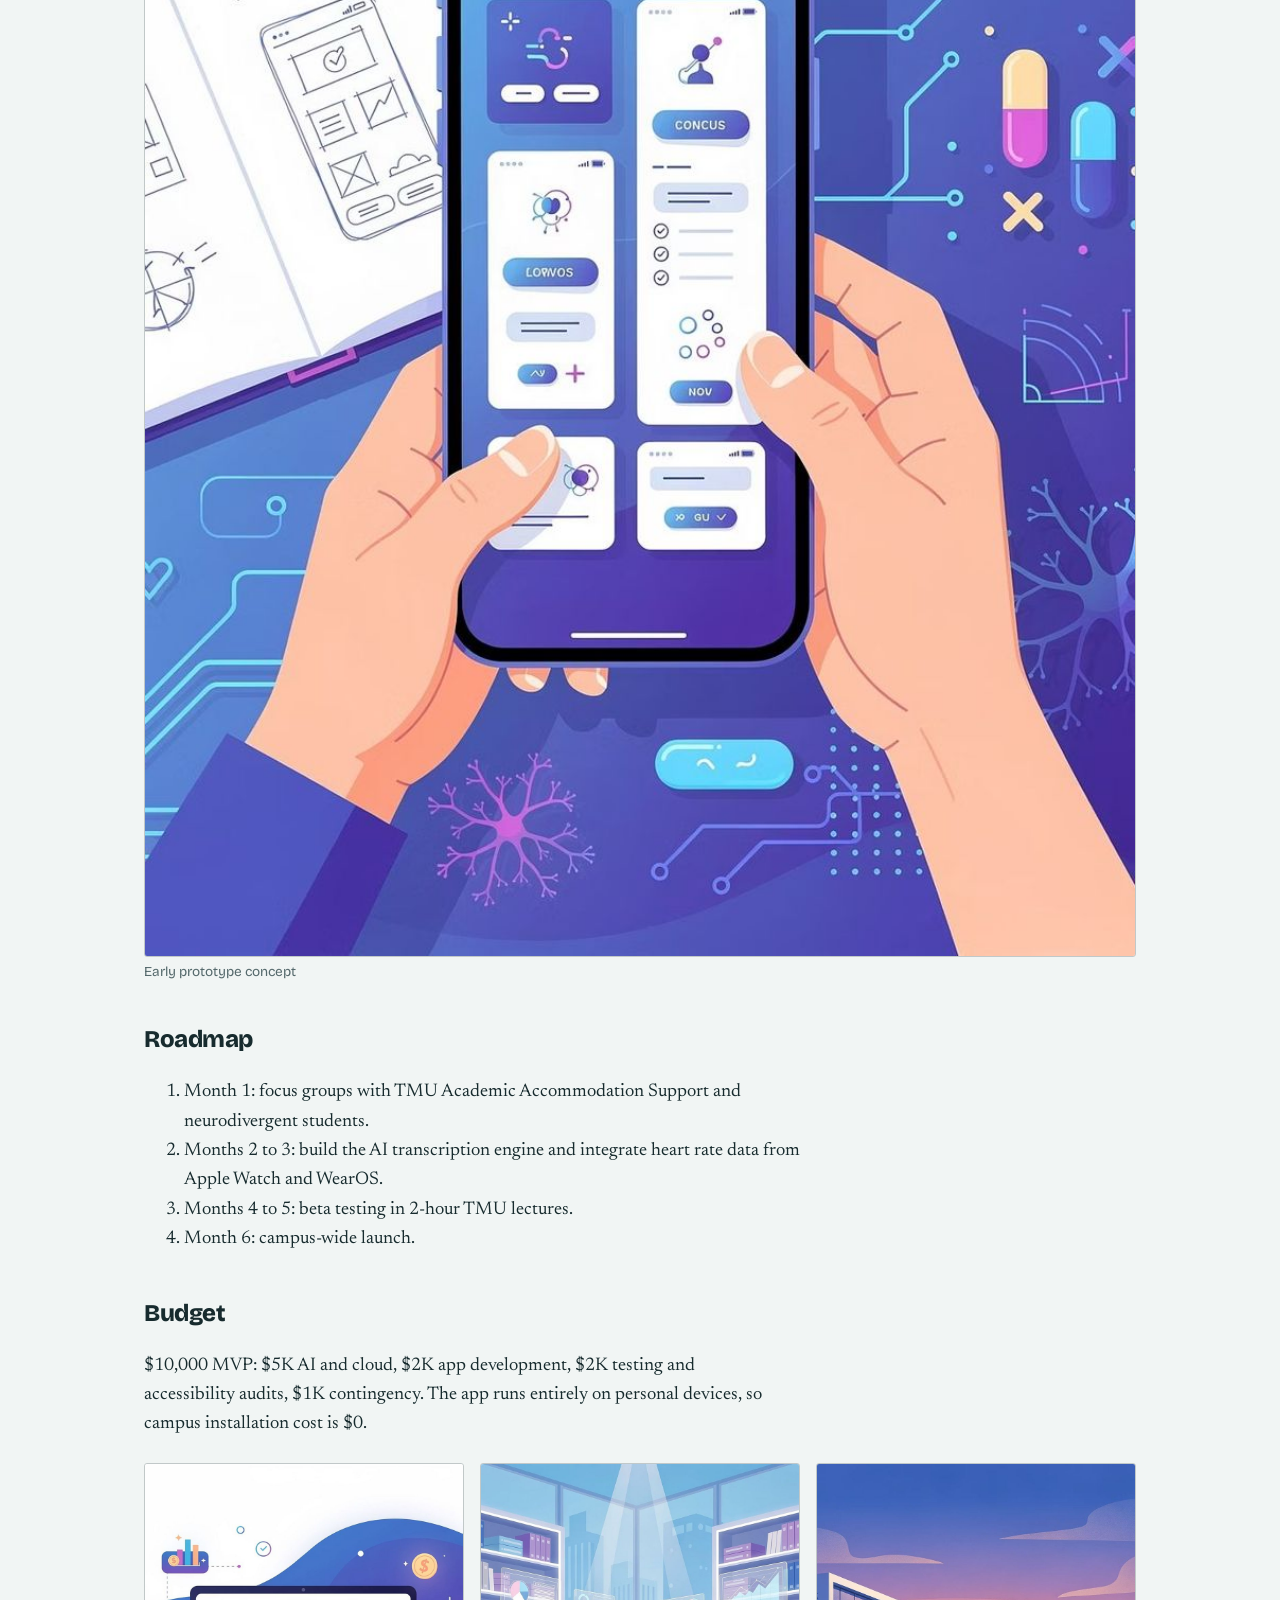
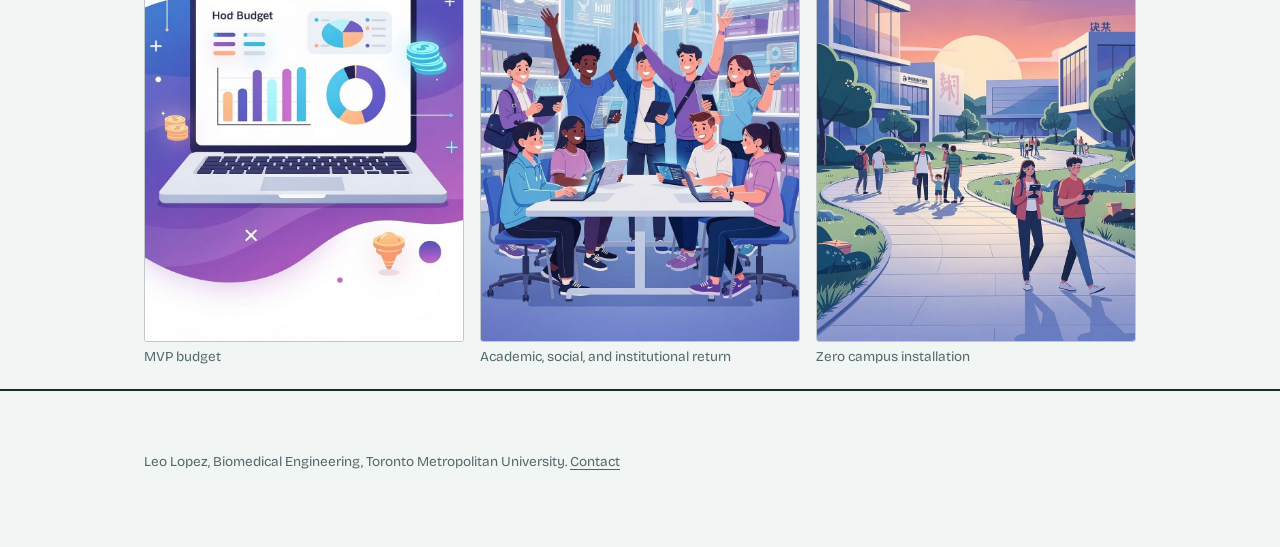
<file: focussync.html>
<!DOCTYPE html><html lang="en"><head><meta charset="utf-8"><meta name="viewport" content="width=device-width,initial-scale=1"><title>FocusSync | Leo Lopez</title><link rel="preconnect" href="https://fonts.googleapis.com"><link rel="preconnect" href="https://fonts.gstatic.com" crossorigin><link href="https://fonts.googleapis.com/css2?family=Bricolage+Grotesque:opsz,wght@12..96,400;12..96,500;12..96,700;12..96,800&family=Newsreader:opsz,wght@6..72,400;6..72,500&display=swap" rel="stylesheet"><link rel="stylesheet" href="style.css"></head><body><header class="top"><div class="wrap"><a class="mark" href="index.html">Leo Lopez</a><nav aria-label="Primary"><a href="index.html#achievements">Achievements</a><a href="index.html#projects">Projects</a><a href="index.html#experience">Experience</a><a href="index.html#contact">Contact</a></nav></div></header>
<main class="wrap"><div class="ph"><a class="back" href="index.html#projects">Back to projects</a>
<h1>FocusSync</h1><span class="badge">1st Place, Tetra TMU Biomedical Design Case Competition</span>
<p class="lede" style="margin-top:1.25rem">A mobile app and smartwatch companion that keeps ADHD learners awake, engaged, and on track in lectures.</p>
<div class="facts"><div><b>1st</b><span>Place</span></div><div><b>4</b><span>Team members</span></div><div><b>6 months</b><span>Idea to launch roadmap</span></div><div><b>$10,000</b><span>MVP budget</span></div></div></div>
<div class="body">
<h2>My role</h2><p>I led project management for the team of four, driving FocusSync from user-needs research through prototype development and the final pitch. I presented to the expert judging panel and translated a clinical need into a clear technical and business case.</p>
<h2>The problem</h2><p>Traditional lectures are long, passive, and monotonous. Students with ADHD often experience heavy on-task sleepiness, skip class, teach themselves, and fall further behind. We called this cycle the ADHD tax.</p>
<div class="gal"><figure class="fig"><img src="img/fs-sleepy-lecture.jpg" alt="Illustration of a student falling asleep in a lecture hall" loading="lazy"><figcaption>The problem: passive lectures and on-task sleepiness</figcaption></figure><figure class="fig"><img src="img/fs-student-watch.jpg" alt="Illustration of a student feeling a haptic alert on a smartwatch" loading="lazy"><figcaption>The fix: a haptic nudge before the student drifts off</figcaption></figure></div><h2>The solution</h2>
<ul><li><b>Real-time transcription.</b> A live transcript, summary, flashcards, and practice problems from the lecture audio.</li>
<li><b>Biometric sleep detection.</b> A drop in heart rate or wandering eyes triggers a gentle haptic buzz on the wrist.</li>
<li><b>AI micro-questions.</b> Brief questions about what the professor just said keep the brain engaged. Beta testing showed they need to stay under 10 words.</li></ul>
<div class="gal"><figure class="fig"><img src="img/fs-transcription.jpg" alt="Live transcription interface illustration" loading="lazy"><figcaption>Real-time transcription</figcaption></figure><figure class="fig"><img src="img/fs-heart-rate.jpg" alt="Smartwatch heart rate monitoring illustration" loading="lazy"><figcaption>Biometric sleep detection</figcaption></figure><figure class="fig"><img src="img/fs-micro-question.jpg" alt="Phone showing a quick quiz question" loading="lazy"><figcaption>AI micro-questions</figcaption></figure></div><h2>How it compares</h2><div class="scroll"><table><tr><th>Feature</th><th>Traditional apps</th><th>CocoNote</th><th>FocusSync</th></tr>
<tr><td>AI transcription</td><td>No</td><td>Yes</td><td>Yes</td></tr><tr><td>Auto summaries and flashcards</td><td>No</td><td>Yes</td><td>Yes</td></tr>
<tr><td>Biometric sleep detection</td><td>No</td><td>No</td><td>Yes</td></tr><tr><td>Haptic wake-up alerts</td><td>No</td><td>No</td><td>Yes</td></tr><tr><td>Real-time micro-questions</td><td>No</td><td>No</td><td>Yes</td></tr></table></div>
<h2>Prototype</h2><p>We built an early experiential prototype demonstrating live transcription, haptic alerts, and AI-generated micro-questions.</p><figure class="fig"><img src="img/fs-prototype.jpg" alt="Phone showing the FocusSync prototype screens" loading="lazy"><figcaption>Early prototype concept</figcaption></figure><h2>Roadmap</h2><ol><li>Month 1: focus groups with TMU Academic Accommodation Support and neurodivergent students.</li><li>Months 2 to 3: build the AI transcription engine and integrate heart rate data from Apple Watch and WearOS.</li><li>Months 4 to 5: beta testing in 2-hour TMU lectures.</li><li>Month 6: campus-wide launch.</li></ol>
<h2>Budget</h2><p>$10,000 MVP: $5K AI and cloud, $2K app development, $2K testing and accessibility audits, $1K contingency. The app runs entirely on personal devices, so campus installation cost is $0.</p>
<div class="gal"><figure class="fig"><img src="img/fs-budget.jpg" alt="Budget illustration" loading="lazy"><figcaption>MVP budget</figcaption></figure><figure class="fig"><img src="img/fs-roi.jpg" alt="Students collaborating" loading="lazy"><figcaption>Academic, social, and institutional return</figcaption></figure><figure class="fig"><img src="img/fs-campus.jpg" alt="Campus illustration" loading="lazy"><figcaption>Zero campus installation</figcaption></figure></div></div></main><footer><div class="wrap"><p class="small">Leo Lopez, Biomedical Engineering, Toronto Metropolitan University. <a href="index.html#contact">Contact</a></p></div></footer></body></html>
</file>
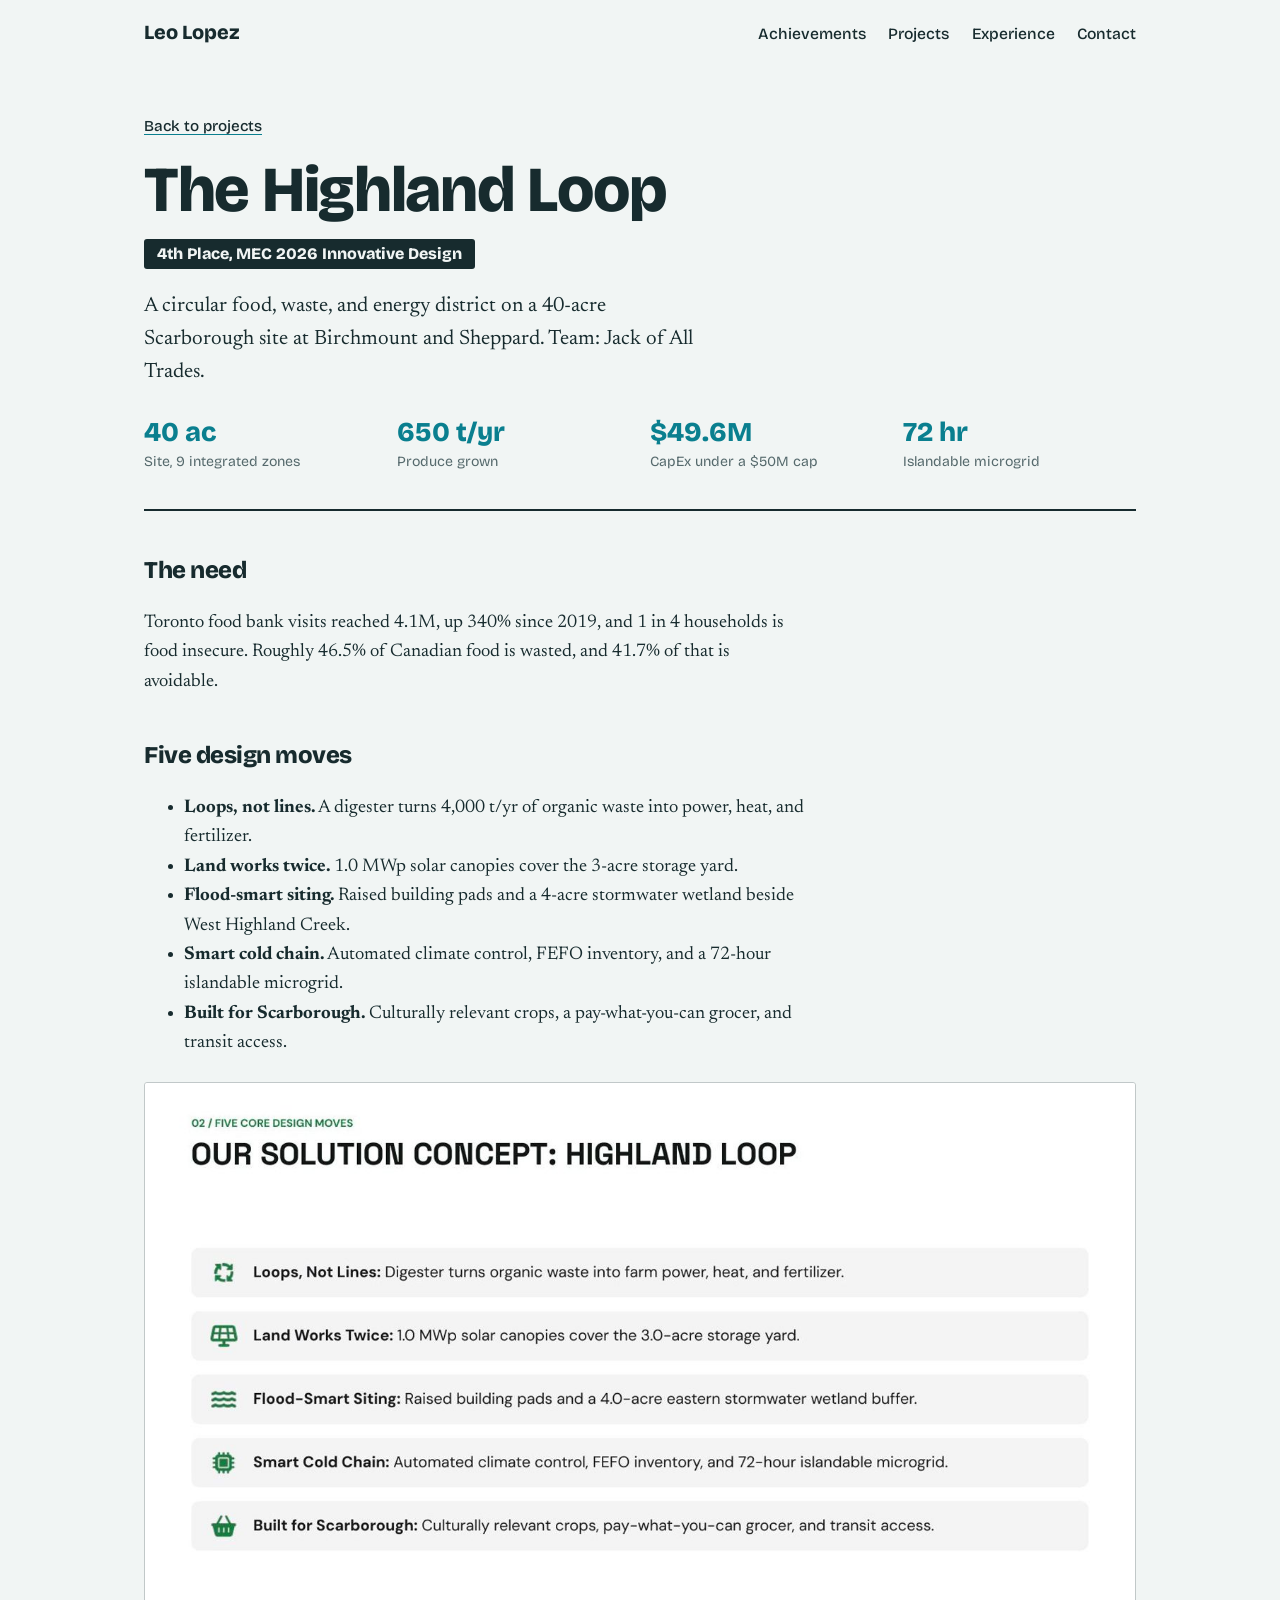
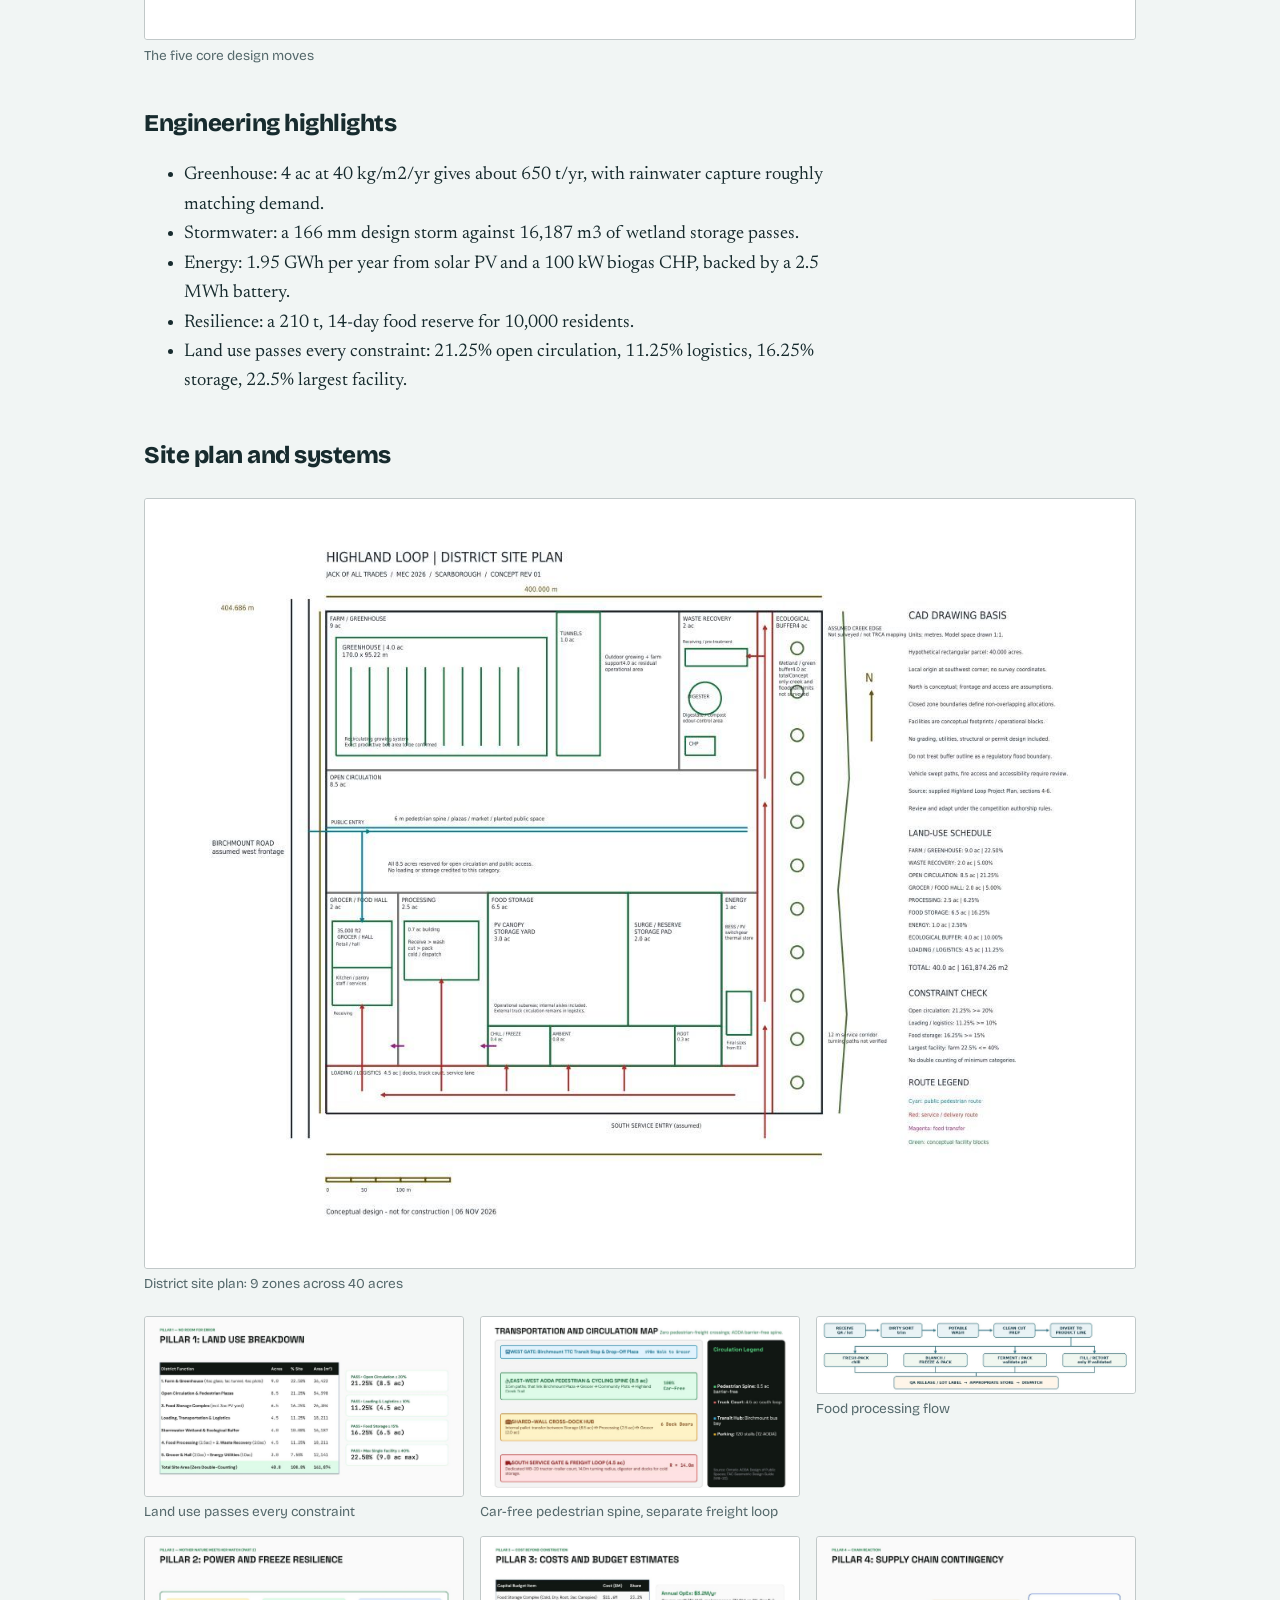
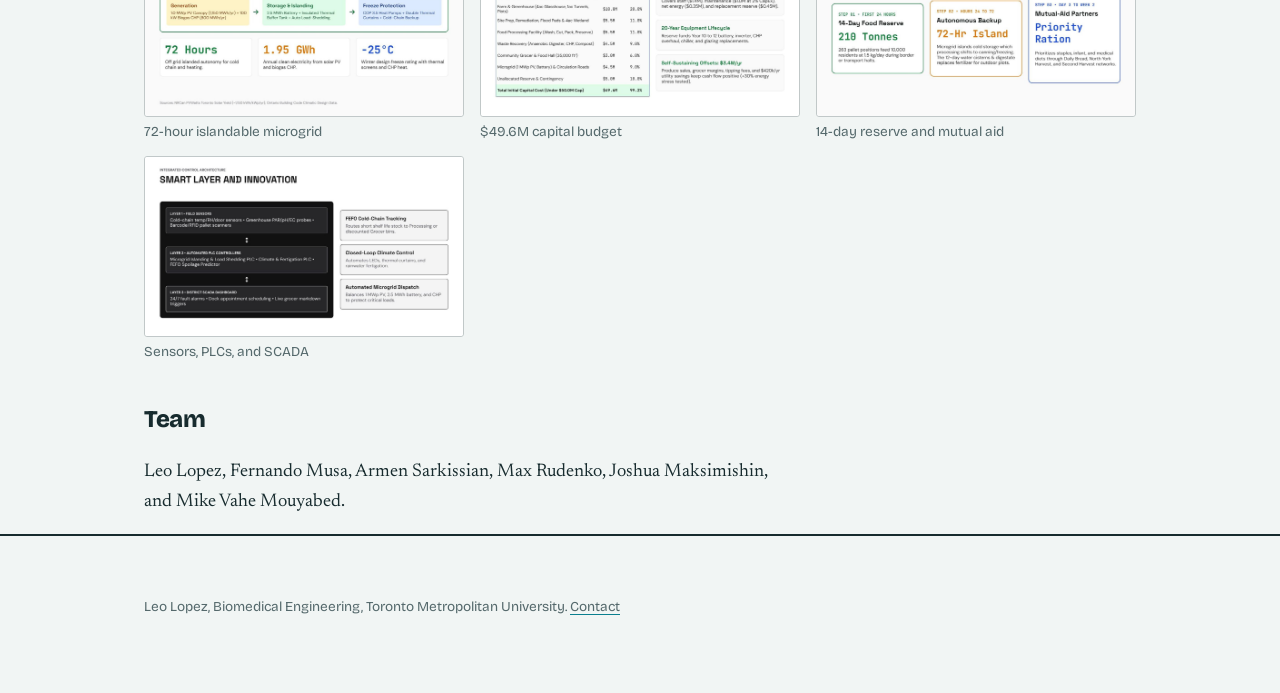
<file: mec-highland-loop.html>
<!DOCTYPE html><html lang="en"><head><meta charset="utf-8"><meta name="viewport" content="width=device-width,initial-scale=1"><title>The Highland Loop | Leo Lopez</title><link rel="preconnect" href="https://fonts.googleapis.com"><link rel="preconnect" href="https://fonts.gstatic.com" crossorigin><link href="https://fonts.googleapis.com/css2?family=Bricolage+Grotesque:opsz,wght@12..96,400;12..96,500;12..96,700;12..96,800&family=Newsreader:opsz,wght@6..72,400;6..72,500&display=swap" rel="stylesheet"><link rel="stylesheet" href="style.css"></head><body><header class="top"><div class="wrap"><a class="mark" href="index.html">Leo Lopez</a><nav aria-label="Primary"><a href="index.html#achievements">Achievements</a><a href="index.html#projects">Projects</a><a href="index.html#experience">Experience</a><a href="index.html#contact">Contact</a></nav></div></header>
<main class="wrap"><div class="ph"><a class="back" href="index.html#projects">Back to projects</a>
<h1>The Highland Loop</h1><span class="badge">4th Place, MEC 2026 Innovative Design</span>
<p class="lede" style="margin-top:1.25rem">A circular food, waste, and energy district on a 40-acre Scarborough site at Birchmount and Sheppard. Team: Jack of All Trades.</p>
<div class="facts"><div><b>40 ac</b><span>Site, 9 integrated zones</span></div><div><b>650 t/yr</b><span>Produce grown</span></div><div><b>$49.6M</b><span>CapEx under a $50M cap</span></div><div><b>72 hr</b><span>Islandable microgrid</span></div></div></div>
<div class="body">
<h2>The need</h2><p>Toronto food bank visits reached 4.1M, up 340% since 2019, and 1 in 4 households is food insecure. Roughly 46.5% of Canadian food is wasted, and 41.7% of that is avoidable.</p>
<h2>Five design moves</h2><ul><li><b>Loops, not lines.</b> A digester turns 4,000 t/yr of organic waste into power, heat, and fertilizer.</li><li><b>Land works twice.</b> 1.0 MWp solar canopies cover the 3-acre storage yard.</li><li><b>Flood-smart siting.</b> Raised building pads and a 4-acre stormwater wetland beside West Highland Creek.</li><li><b>Smart cold chain.</b> Automated climate control, FEFO inventory, and a 72-hour islandable microgrid.</li><li><b>Built for Scarborough.</b> Culturally relevant crops, a pay-what-you-can grocer, and transit access.</li></ul>
<figure class="fig"><img src="img/mec-concept.jpg" alt="Highland Loop solution concept slide" loading="lazy"><figcaption>The five core design moves</figcaption></figure><h2>Engineering highlights</h2><ul><li>Greenhouse: 4 ac at 40 kg/m2/yr gives about 650 t/yr, with rainwater capture roughly matching demand.</li><li>Stormwater: a 166 mm design storm against 16,187 m3 of wetland storage passes.</li><li>Energy: 1.95 GWh per year from solar PV and a 100 kW biogas CHP, backed by a 2.5 MWh battery.</li><li>Resilience: a 210 t, 14-day food reserve for 10,000 residents.</li><li>Land use passes every constraint: 21.25% open circulation, 11.25% logistics, 16.25% storage, 22.5% largest facility.</li></ul>
<h2>Site plan and systems</h2><figure class="fig"><img src="img/mec-site-plan.jpg" alt="Highland Loop district site plan with land-use schedule" loading="lazy"><figcaption>District site plan: 9 zones across 40 acres</figcaption></figure><div class="gal"><figure class="fig"><img src="img/mec-land-use.jpg" alt="Land use breakdown slide" loading="lazy"><figcaption>Land use passes every constraint</figcaption></figure><figure class="fig"><img src="img/mec-circulation.jpg" alt="Transportation and circulation map slide" loading="lazy"><figcaption>Car-free pedestrian spine, separate freight loop</figcaption></figure><figure class="fig"><img src="img/mec-processing.jpg" alt="Food processing flow diagram" loading="lazy"><figcaption>Food processing flow</figcaption></figure><figure class="fig"><img src="img/mec-power.jpg" alt="Power and freeze resilience slide" loading="lazy"><figcaption>72-hour islandable microgrid</figcaption></figure><figure class="fig"><img src="img/mec-budget.jpg" alt="Capital budget slide" loading="lazy"><figcaption>$49.6M capital budget</figcaption></figure><figure class="fig"><img src="img/mec-supply-chain.jpg" alt="Supply chain contingency slide" loading="lazy"><figcaption>14-day reserve and mutual aid</figcaption></figure><figure class="fig"><img src="img/mec-smart-layer.jpg" alt="Smart layer and control architecture slide" loading="lazy"><figcaption>Sensors, PLCs, and SCADA</figcaption></figure></div><h2>Team</h2><p>Leo Lopez, Fernando Musa, Armen Sarkissian, Max Rudenko, Joshua Maksimishin, and Mike Vahe Mouyabed.</p>
</div></main><footer><div class="wrap"><p class="small">Leo Lopez, Biomedical Engineering, Toronto Metropolitan University. <a href="index.html#contact">Contact</a></p></div></footer></body></html>
</file>
<file: style.css>
:root{--paper:#F1F5F4;--ink:#172B2E;--muted:#55696C;--trace:#0A7F8F;--grid:rgba(23,43,46,.07);--rule:rgba(23,43,46,.22);--display:"Bricolage Grotesque","Helvetica Neue",Arial,sans-serif;--body:"Newsreader",Georgia,serif}
*{box-sizing:border-box}html{scroll-behavior:smooth}
body{margin:0;background:var(--paper);color:var(--ink);font:1.15rem/1.6 var(--body)}
a{color:inherit;text-decoration-color:var(--trace);text-underline-offset:3px}a:hover{color:var(--trace)}
:focus-visible{outline:3px solid var(--trace);outline-offset:3px}
.wrap{width:min(100% - 2.5rem,62rem);margin-inline:auto}
header.top{padding:1.25rem 0}header.top .wrap{display:flex;justify-content:space-between;align-items:baseline;gap:1rem;flex-wrap:wrap}
.mark{font:800 1.25rem var(--display);text-decoration:none}
nav{display:flex;gap:1.4rem;flex-wrap:wrap;font:500 .98rem var(--display)}nav a{text-decoration:none}nav a:hover{text-decoration:underline}
h1,h2,h3{font-family:var(--display);letter-spacing:-.02em}
h2{font-weight:800;font-size:2rem;margin:0 0 1.75rem}
section{padding:4rem 0}
.hero{padding-top:3rem;overflow:hidden;background-image:linear-gradient(var(--grid) 1px,transparent 1px),linear-gradient(90deg,var(--grid) 1px,transparent 1px);background-size:28px 28px}
.hero h1{font-weight:800;font-size:clamp(2.6rem,8vw,5.6rem);line-height:1;letter-spacing:-.03em;margin:0 0 1.25rem}
.lede{max-width:36rem;font-size:1.3rem;margin:0 0 1.75rem}
.btns{display:flex;gap:.75rem;flex-wrap:wrap;margin-bottom:2rem}
.btn{font:700 1rem var(--display);padding:.7rem 1.25rem;border:2px solid var(--ink);text-decoration:none;border-radius:3px}
.btn.p{background:var(--ink);color:var(--paper)}.btn.p:hover{background:var(--trace);border-color:var(--trace);color:#fff}
.btn:not(.p):hover{border-color:var(--trace);color:var(--trace)}
#signal{display:block;width:100%;height:150px}
.cap{font:.85rem var(--display);color:var(--muted);padding:.5rem 0 1rem}
/* achievements */
.win{display:grid;grid-template-columns:minmax(0,1fr) minmax(0,2fr);gap:1.5rem;padding:1.5rem 0;border-top:2px solid var(--ink)}
.win .big{font:800 clamp(2.4rem,6vw,4rem);line-height:1;letter-spacing:-.03em;color:var(--trace)}
.win h3{margin:0 0 .3rem;font-size:1.4rem}.win p{margin:0;max-width:36rem}
.minor{display:grid;grid-template-columns:repeat(auto-fit,minmax(15rem,1fr));gap:1.25rem 2rem;padding-top:1.5rem;border-top:1px solid var(--rule)}
.minor b{font-family:var(--display);display:block}.minor span{color:var(--muted);font-size:1rem}
/* projects & roles */
.row{display:grid;grid-template-columns:11rem 1fr;gap:1.5rem;padding:1.6rem 0;border-top:1px solid var(--rule)}
.row:last-child{border-bottom:1px solid var(--rule)}
.meta{font:.9rem var(--display);color:var(--muted)}
.row h3{font-size:1.35rem;margin:0 0 .4rem}.row p{margin:0 0 .6rem;max-width:38rem}.row ul{margin:.3rem 0 0;padding-left:1.1rem;max-width:40rem}
.tag{font:700 .9rem var(--display);color:var(--trace)}
.cols{display:grid;grid-template-columns:repeat(auto-fit,minmax(18rem,1fr));gap:2.5rem}
.cols h3{margin:0 0 .5rem}.cols p{margin:0}
footer{border-top:2px solid var(--ink);padding:3rem 0 4rem}footer .wrap{display:grid;gap:1rem}
.contact{display:flex;gap:1.5rem;flex-wrap:wrap;font:700 1rem var(--display)}
.small{font:.85rem var(--display);color:var(--muted)}
/* project pages */
.ph{padding:3rem 0 2rem;border-bottom:2px solid var(--ink)}
.ph .back{font:500 .95rem var(--display)}
.ph h1{font-weight:800;font-size:clamp(2.2rem,6vw,4rem);line-height:1.02;margin:1rem 0}
.badge{display:inline-block;font:800 1rem var(--display);background:var(--ink);color:var(--paper);padding:.35rem .8rem;border-radius:3px}
.facts{display:grid;grid-template-columns:repeat(auto-fit,minmax(11rem,1fr));gap:1.25rem;margin:1.75rem 0 0}
.facts b{display:block;font:800 1.7rem var(--display);color:var(--trace);line-height:1.1}.facts span{font:.88rem var(--display);color:var(--muted)}
.body h2{font-size:1.5rem;margin:2.5rem 0 .75rem}.body p,.body li{max-width:40rem}
table{border-collapse:collapse;width:100%;max-width:40rem;font-size:1rem}th,td{text-align:left;padding:.5rem .75rem;border-bottom:1px solid var(--rule);font-family:var(--display)}th{border-bottom:2px solid var(--ink)}
pre{background:var(--ink);color:#E6F0F0;padding:1rem;overflow-x:auto;font:.85rem/1.5 ui-monospace,Menlo,Consolas,monospace;border-radius:3px}
.scroll{overflow-x:auto}
@media(max-width:640px){.row,.win{grid-template-columns:1fr;gap:.5rem}body{font-size:1.08rem}}
.fig{margin:1.5rem 0}.fig img,.thumb{display:block;width:100%;height:auto;border:1px solid var(--rule);border-radius:3px}
.fig figcaption{font:.85rem var(--display);color:var(--muted);margin-top:.4rem}
.gal{display:grid;grid-template-columns:repeat(auto-fit,minmax(15rem,1fr));gap:1rem;align-items:start;margin:1.5rem 0}.gal .fig{margin:0}
.thumb{aspect-ratio:4/3;object-fit:cover}
.row.proj{grid-template-columns:11rem 1fr 14rem}
.dl{font:700 .95rem var(--display)}
@media(max-width:820px){.row.proj{grid-template-columns:1fr;gap:.6rem}.thumb{max-width:20rem}}
</file>
